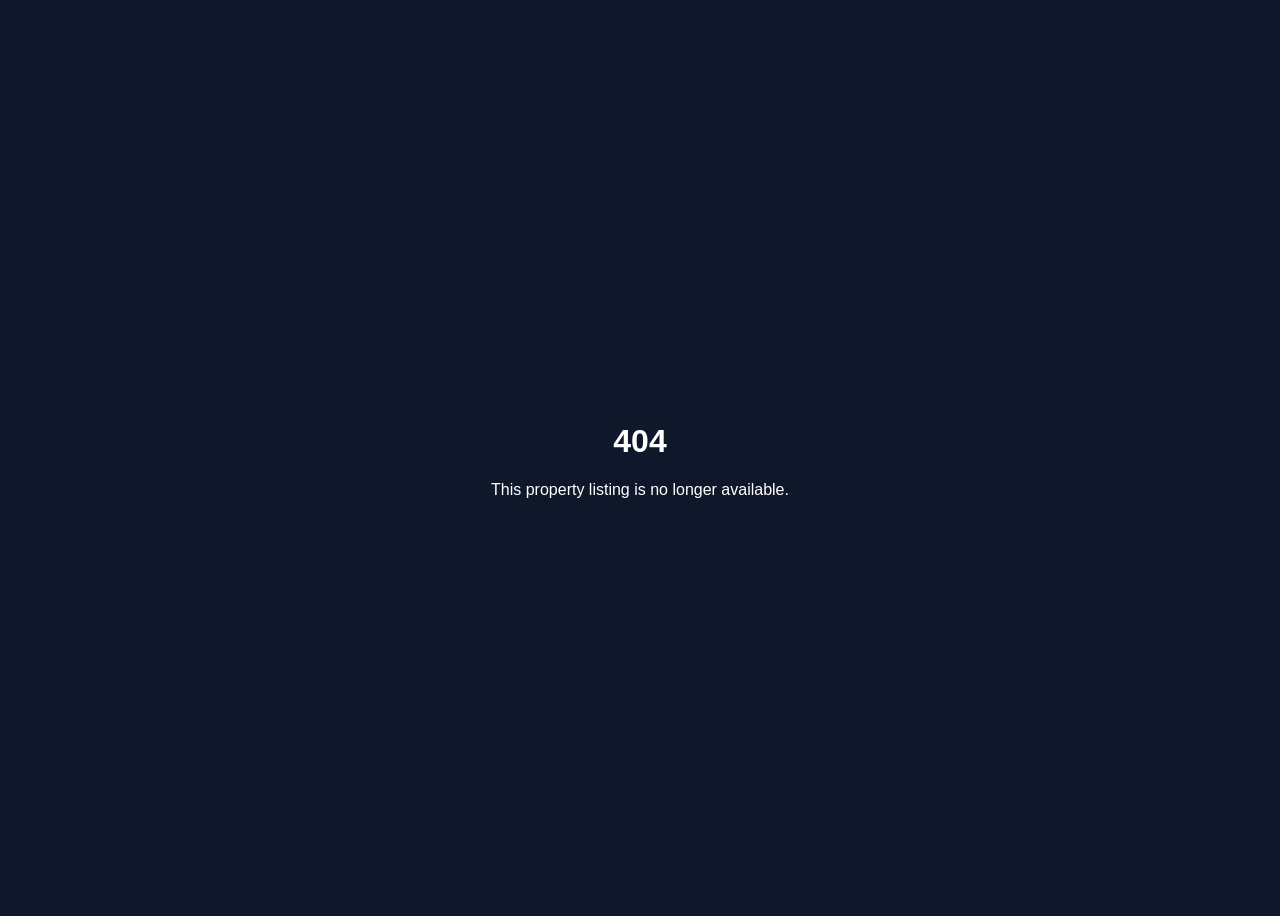
<file: templates/inventory_not_found.html>
<!DOCTYPE html>
<html><head><meta charset="UTF-8"><title>Property Not Found</title>
<style>body{font-family:sans-serif;display:flex;align-items:center;justify-content:center;height:100vh;background:#0f172a;color:#fff;text-align:center;}</style>
</head><body><div><h1>404</h1><p>This property listing is no longer available.</p></div></body></html>
</file>
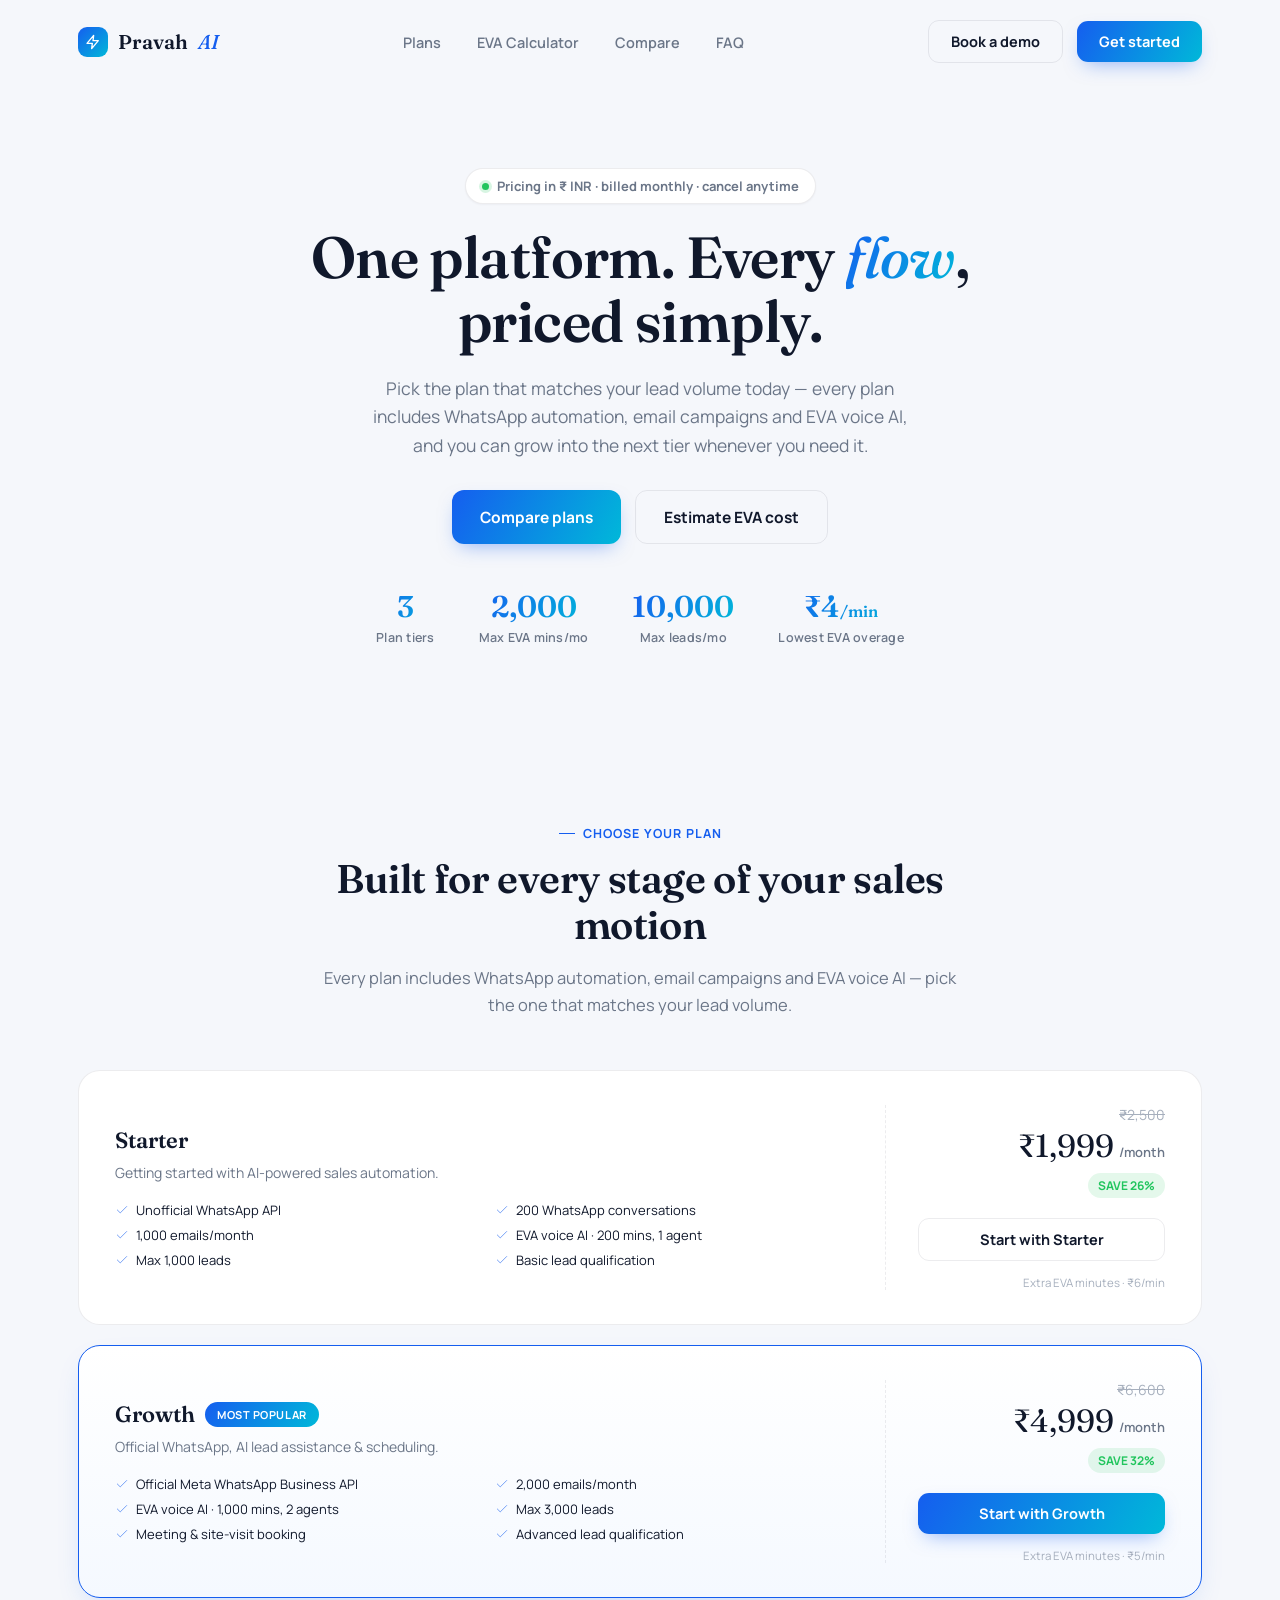
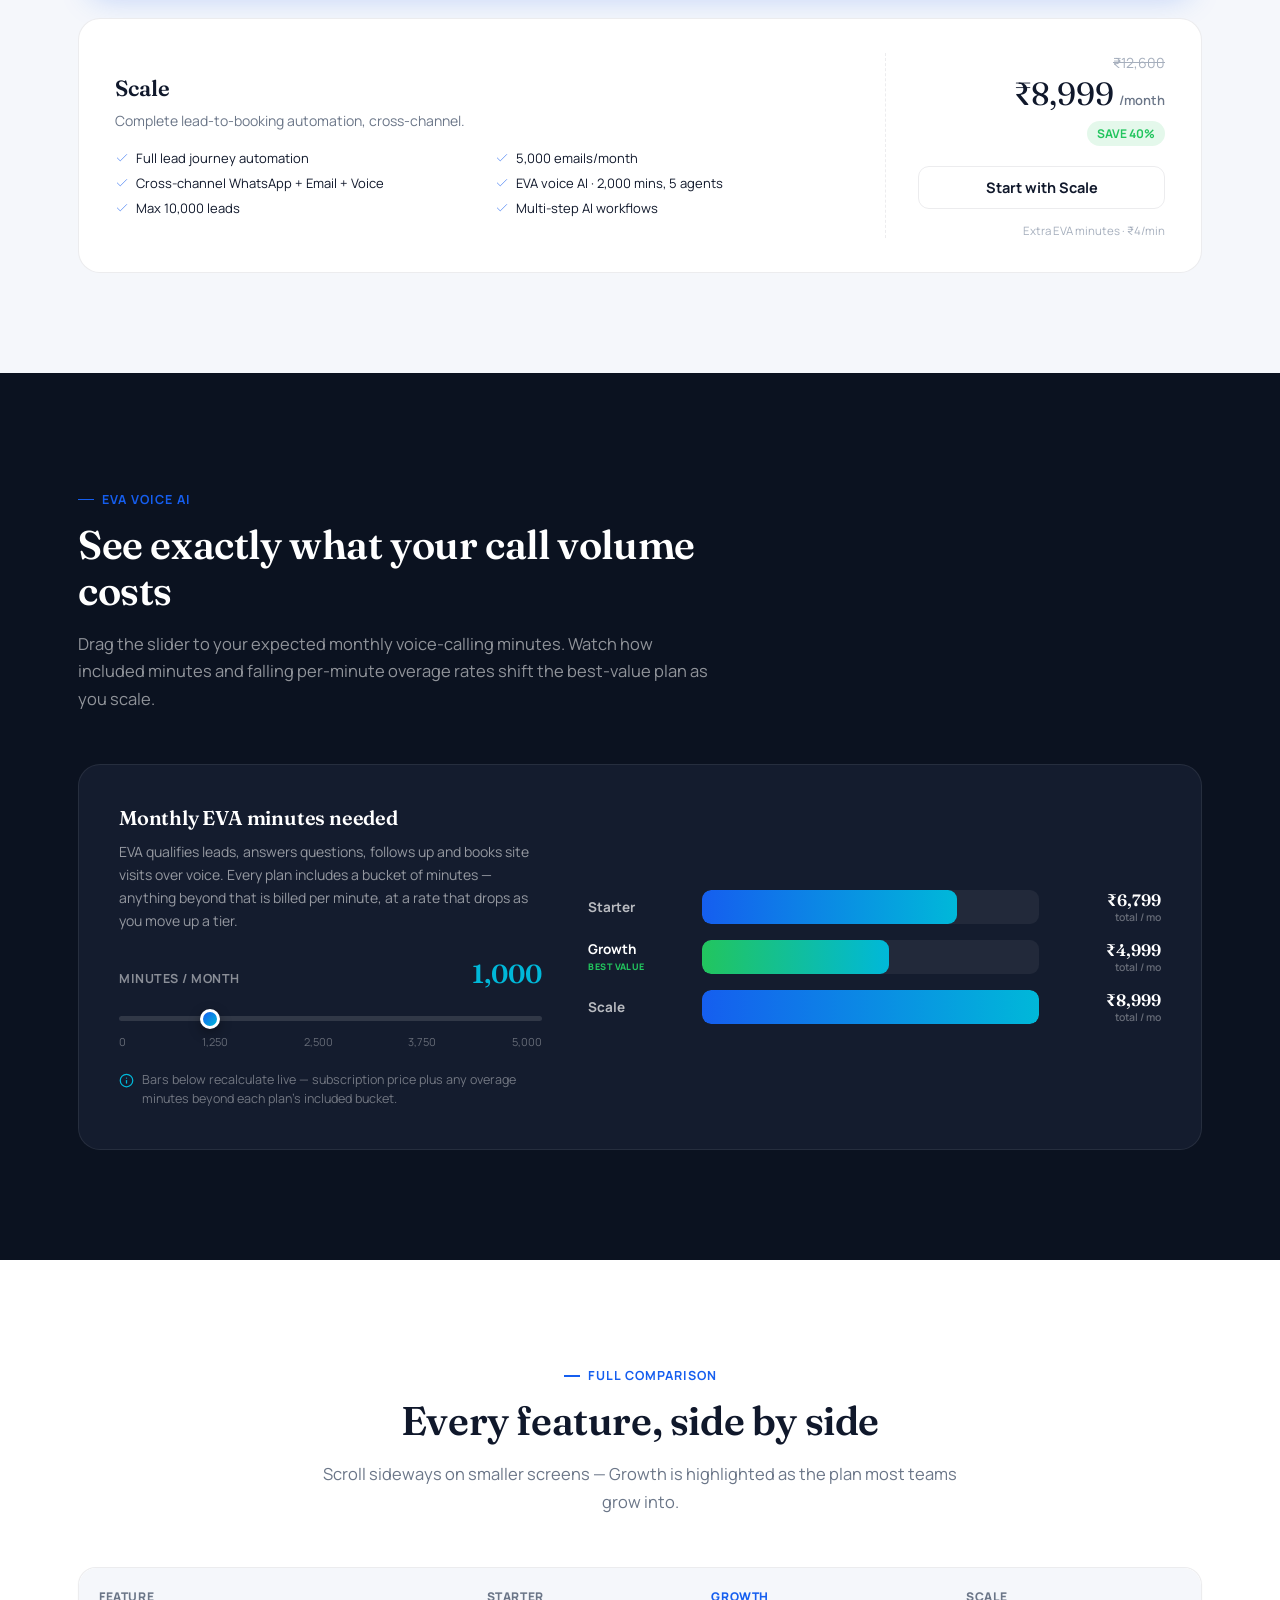
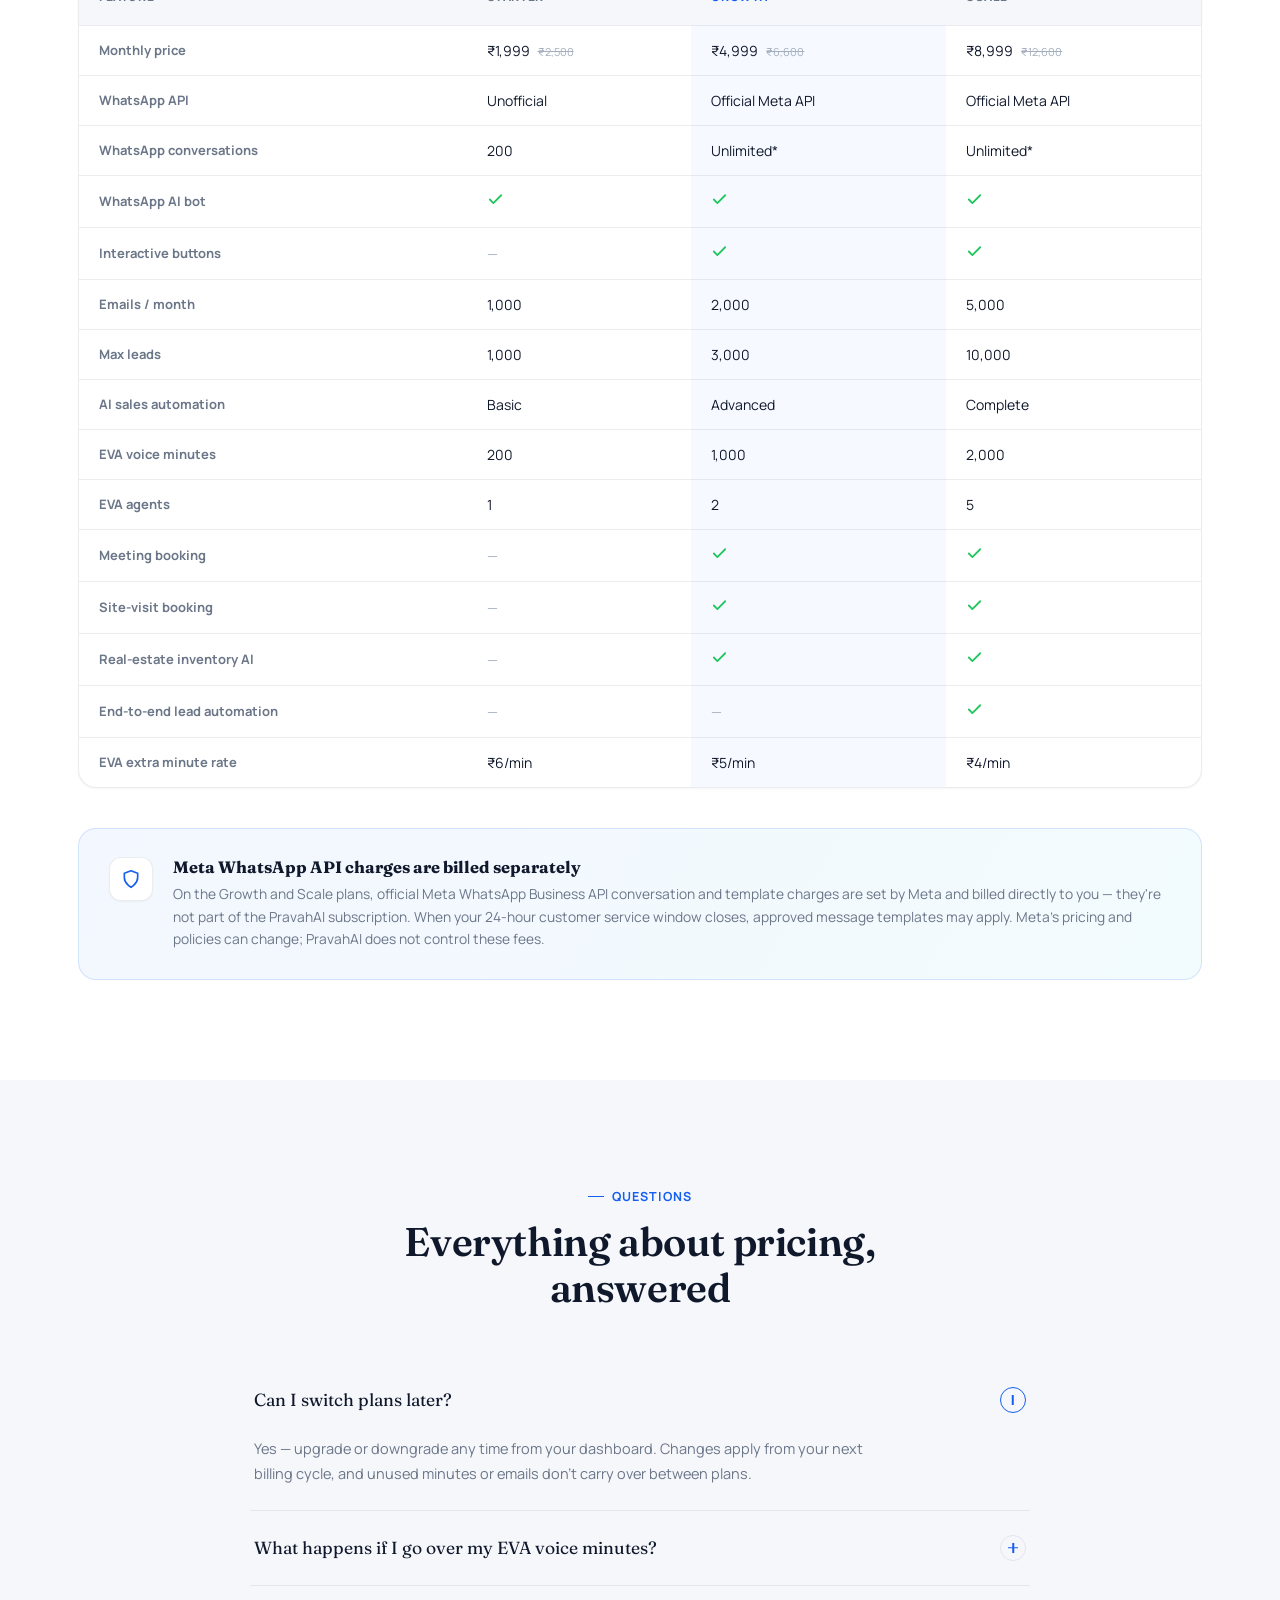
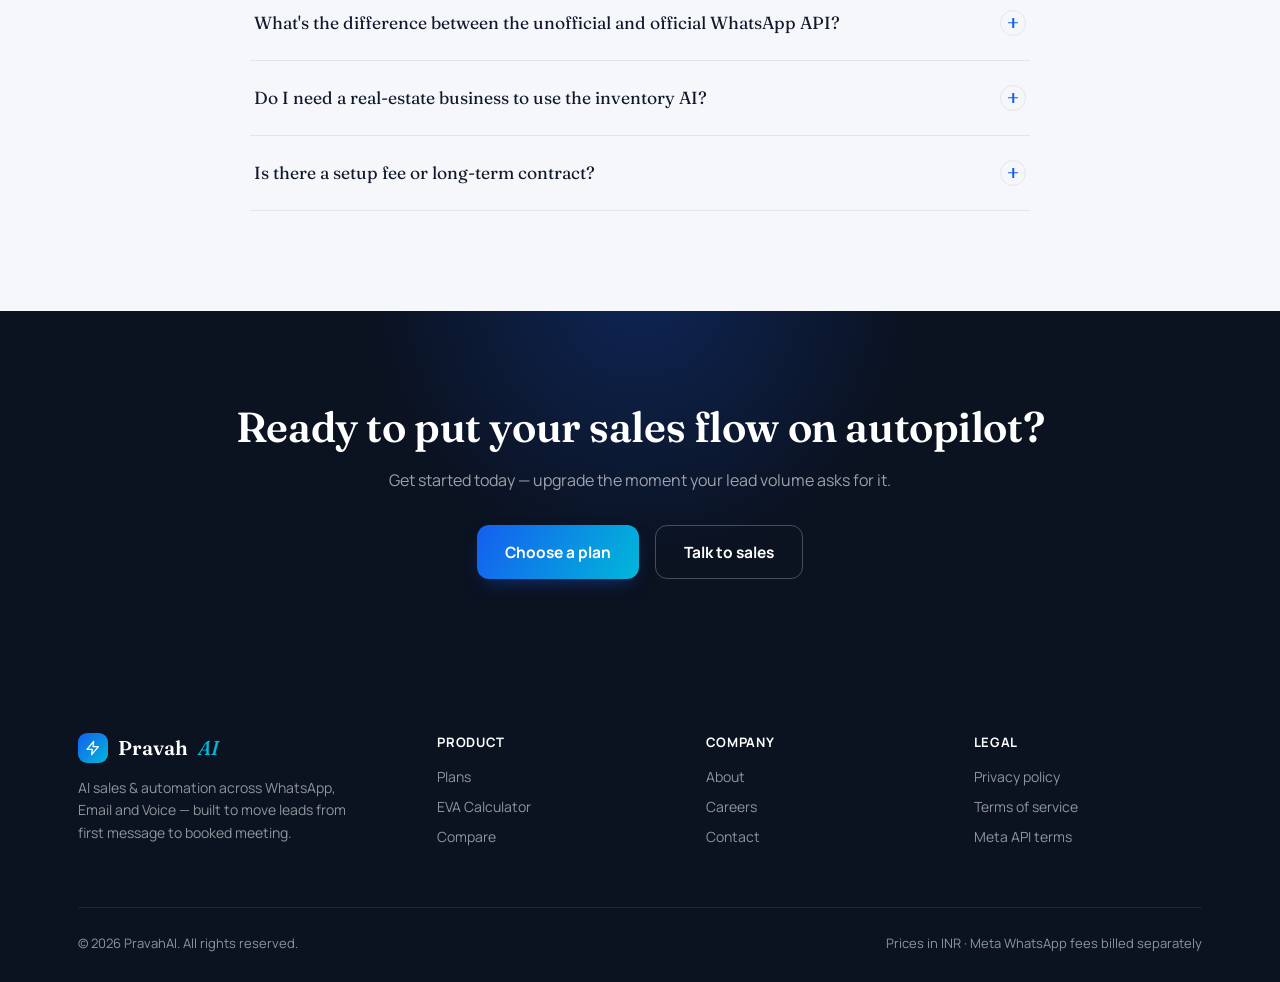
<file: templates/pricing.html>
<!DOCTYPE html>
<html lang="en">
<head>
<meta charset="UTF-8">
<meta name="viewport" content="width=device-width, initial-scale=1.0">
<title>Pricing — PravahAI | AI Sales & Automation Platform</title>
<meta name="description" content="Simple, transparent pricing for PravahAI — automate WhatsApp, Email, Voice and Lead Qualification from one platform.">
<link rel="preconnect" href="https://fonts.googleapis.com">
<link rel="preconnect" href="https://fonts.gstatic.com" crossorigin>
<link href="https://fonts.googleapis.com/css2?family=Fraunces:ital,wght@0,400;0,500;0,600;0,700;1,500&family=Manrope:wght@400;500;600;700;800&display=swap" rel="stylesheet">
<style>
:root{
    --ink:#10182b;
    --muted:#6b7688;
    --faint:#a6afbd;
    --paper:#f5f7fb;
    --card:#ffffff;
    --line:rgba(16,24,43,.08);
    --accent-1:#155eef;
    --accent-2:#00b8d9;
    --accent-3:#22c55e;
    --dark:#0b1220;
    --dark-card:#141c2e;
    --dark-line:rgba(255,255,255,.08);
    --shadow-sm:0 1px 2px rgba(16,24,40,.04);
    --shadow-lg:0 24px 48px -16px rgba(16,24,40,.16);
    --ease:cubic-bezier(.22,1,.36,1);
    --container:1180px;
}
*{box-sizing:border-box; margin:0; padding:0;}
html{scroll-behavior:smooth;}
body{font-family:'Manrope',sans-serif; color:var(--ink); background:var(--paper); -webkit-font-smoothing:antialiased; overflow-x:hidden;}
img{max-width:100%; display:block;}
a{color:inherit;}
.wrap{ max-width:var(--container); margin:0 auto; padding:0 28px; }
h1,h2,h3{ font-family:'Fraunces',serif; font-weight:600; letter-spacing:-.01em; }
section{ position:relative; }
.eyebrow{display:inline-flex; align-items:center; gap:8px; font-size:12.5px; font-weight:700; letter-spacing:.08em; text-transform:uppercase; color:var(--accent-1); margin-bottom:14px;}
.eyebrow::before{ content:""; width:16px; height:1.5px; background:var(--accent-1); }
.loader{position:fixed; inset:0; z-index:999; background:var(--dark); display:flex; flex-direction:column; align-items:center; justify-content:center; gap:26px; transition:opacity .6s var(--ease), visibility .6s var(--ease);}
.loader.hide{ opacity:0; visibility:hidden; pointer-events:none; }
.loader-mark{ display:flex; gap:10px; }
.loader-dot{width:13px; height:13px; border-radius:50%; background:linear-gradient(135deg,var(--accent-1),var(--accent-2)); animation:loader-bounce 1.1s var(--ease) infinite;}
.loader-dot:nth-child(2){ animation-delay:.12s; }
.loader-dot:nth-child(3){ animation-delay:.24s; }
.loader-dot:nth-child(4){ animation-delay:.36s; }
@keyframes loader-bounce{0%,80%,100%{ transform:translateY(0) scale(.85); opacity:.5; } 40%{ transform:translateY(-14px) scale(1); opacity:1; }}
.loader-text{ font-family:'Fraunces',serif; font-style:italic; color:rgba(255,255,255,.65); font-size:14.5px; letter-spacing:.01em; }
.loader-bar{ width:180px; height:2px; background:rgba(255,255,255,.1); border-radius:2px; overflow:hidden; }
.loader-bar span{ display:block; height:100%; width:0%; background:linear-gradient(120deg,var(--accent-1),var(--accent-2)); animation:loader-fill 1.4s var(--ease) forwards; }
@keyframes loader-fill{ to{ width:100%; } }
.reveal{ opacity:0; transform:translateY(28px); transition:opacity .8s var(--ease), transform .8s var(--ease); }
.reveal.visible{ opacity:1; transform:translateY(0); }
.stagger.visible > *{ transition-delay:calc(var(--i,0) * 90ms); }
.nav{position:fixed; top:0; left:0; right:0; z-index:100; padding:20px 0; transition:background .35s var(--ease), box-shadow .35s var(--ease), padding .35s var(--ease), border-color .35s var(--ease); border-bottom:1px solid transparent;}
.nav.scrolled{background:rgba(245,247,251,.82); backdrop-filter:blur(14px); -webkit-backdrop-filter:blur(14px); padding:14px 0; border-bottom:1px solid var(--line); box-shadow:var(--shadow-sm);}
.nav .wrap{ display:flex; align-items:center; justify-content:space-between; }
.brand{ display:flex; align-items:center; gap:10px; font-family:'Fraunces',serif; font-weight:600; font-size:20px; text-decoration:none; color:var(--ink); }
.brand .mark{ width:30px; height:30px; border-radius:9px; background:linear-gradient(135deg,var(--accent-1),var(--accent-2)); display:flex; align-items:center; justify-content:center; }
.brand .mark svg{ width:16px; height:16px; stroke:#fff; }
.brand em{ font-style:italic; font-weight:500; color:var(--accent-1); }
.nav-links{ display:flex; align-items:center; gap:36px; list-style:none; }
.nav-links a{ text-decoration:none; font-size:14.5px; font-weight:600; color:var(--muted); position:relative; padding:4px 0; transition:color .2s; cursor:pointer; }
.nav-links a::after{ content:""; position:absolute; left:0; bottom:0; width:100%; height:1.5px; background:var(--accent-1); transform:scaleX(0); transform-origin:left; transition:transform .25s var(--ease); }
.nav-links a:hover{ color:var(--ink); }
.nav-links a:hover::after{ transform:scaleX(1); }
.nav-cta{ display:flex; align-items:center; gap:14px; }
.btn{display:inline-flex; align-items:center; justify-content:center; gap:8px; font-family:'Manrope',sans-serif; font-weight:700; font-size:14.5px; padding:11px 22px; border-radius:11px; text-decoration:none; cursor:pointer; border:none; transition:transform .18s var(--ease), box-shadow .25s var(--ease), background .25s var(--ease); white-space:nowrap;}
.btn-ghost{ color:var(--ink); background:transparent; border:1.5px solid var(--line); }
.btn-ghost:hover{ border-color:var(--accent-1); color:var(--accent-1); }
.btn-primary{position:relative; overflow:hidden; color:#fff; background:linear-gradient(120deg, var(--accent-1), var(--accent-2)); box-shadow:0 8px 20px -8px rgba(21,94,239,.5);}
.btn-primary::after{content:""; position:absolute; top:0; left:-60%; width:40%; height:100%; background:linear-gradient(120deg, transparent, rgba(255,255,255,.35), transparent); transform:skewX(-20deg); transition:left .55s var(--ease);}
.btn-primary:hover::after{ left:130%; }
.btn-primary:hover{ transform:translateY(-2px); box-shadow:0 14px 28px -8px rgba(21,94,239,.58); }
.btn-primary:active{ transform:translateY(0) scale(.98); }
.btn-lg{ padding:15px 28px; font-size:15.5px; border-radius:12px; }
.btn-block{ width:100%; }
.btn:focus-visible, a:focus-visible, input:focus-visible, .plan-tab:focus-visible, .faq-q:focus-visible{ outline:2px solid var(--accent-1); outline-offset:3px; }
.burger{ display:none; flex-direction:column; gap:5px; background:none; border:none; cursor:pointer; padding:6px; }
.burger span{ width:22px; height:2px; background:var(--ink); border-radius:2px; transition:transform .3s var(--ease), opacity .3s; }
.burger.open span:nth-child(1){ transform:translateY(7px) rotate(45deg); }
.burger.open span:nth-child(2){ opacity:0; }
.burger.open span:nth-child(3){ transform:translateY(-7px) rotate(-45deg); }
.mobile-menu{display:none; position:fixed; inset:0; z-index:99; background:var(--paper); flex-direction:column; align-items:center; justify-content:center; gap:28px; opacity:0; visibility:hidden; transition:opacity .3s var(--ease);}
.mobile-menu.open{ display:flex; opacity:1; visibility:visible; }
.mobile-menu a{ font-family:'Fraunces',serif; font-size:26px; text-decoration:none; color:var(--ink); }
.pricing-hero{ padding:168px 0 70px; overflow:hidden; text-align:center; }
.pricing-hero .wrap{ max-width:760px; }
.pricing-hero h1{ font-size:clamp(36px,5.4vw,58px); line-height:1.1; margin-bottom:20px; }
.pricing-hero h1 .flow-word{ font-style:italic; font-weight:500; background:linear-gradient(120deg,var(--accent-1),var(--accent-2)); -webkit-background-clip:text; background-clip:text; color:transparent; }
.pricing-hero p.lead{ font-size:17.5px; color:var(--muted); line-height:1.65; max-width:560px; margin:0 auto 30px; }
.hero-stats-strip{ display:flex; justify-content:center; gap:44px; flex-wrap:wrap; margin-top:44px; }
.hero-stats-strip div{ text-align:center; }
.hero-stats-strip strong{display:block; font-family:'Fraunces',serif; font-size:30px; font-weight:600; background:linear-gradient(120deg,var(--accent-1),var(--accent-2)); -webkit-background-clip:text; background-clip:text; color:transparent;}
.hero-stats-strip span{ font-size:12.5px; color:var(--muted); font-weight:600; letter-spacing:.02em; }
.inr-pill{display:inline-flex; align-items:center; gap:8px; background:var(--card); border:1px solid var(--line); padding:8px 16px; border-radius:100px; font-size:13px; font-weight:700; color:var(--muted); box-shadow:var(--shadow-sm);}
.inr-pill .dot{ width:7px; height:7px; border-radius:50%; background:var(--accent-3); box-shadow:0 0 0 3px rgba(34,197,94,.18); animation:pulse-dot 1.8s infinite; }
@keyframes pulse-dot{ 0%,100%{ box-shadow:0 0 0 3px rgba(34,197,94,.18);} 50%{ box-shadow:0 0 0 6px rgba(34,197,94,.1);} }
.section{ padding:100px 0; }
.section-head{ max-width:640px; margin-bottom:52px; }
.section-head h2{ font-size:clamp(28px,3.4vw,40px); line-height:1.15; margin-bottom:16px; }
.section-head p{ color:var(--muted); font-size:16.5px; line-height:1.65; }
.section-head.center{ margin-left:auto; margin-right:auto; text-align:center; }

.pricing-list{ display:flex; flex-direction:column; gap:20px; }
.price-row{
  position:relative;
  display:grid;
  grid-template-columns: 1fr 280px;
  gap:32px;
  align-items:center;
  background:var(--card);
  border:1.5px solid var(--line);
  border-radius:22px;
  padding:34px 36px;
  transition:transform .35s var(--ease), box-shadow .35s var(--ease), border-color .35s var(--ease);
}
.price-row:hover{ box-shadow:var(--shadow-lg); border-color:rgba(21,94,239,.22); transform:translateY(-2px); }
.price-row.featured{ border-color:var(--accent-1); background:linear-gradient(180deg,#fff,#f5f9ff); box-shadow:0 12px 32px -14px rgba(21,94,239,.28); }
.price-row-head{ display:flex; align-items:center; gap:10px; margin-bottom:8px; flex-wrap:wrap; }
.plan-name{ font-family:'Fraunces',serif; font-size:22px; font-weight:600; color:var(--ink); }
.plan-tag{ display:inline-flex; align-items:center; font-size:11px; font-weight:700; letter-spacing:.05em; text-transform:uppercase; padding:5px 12px; border-radius:20px; background:linear-gradient(120deg,var(--accent-1),var(--accent-2)); color:#fff; white-space:nowrap; }
.price-row-desc{ color:var(--muted); font-size:14px; line-height:1.6; margin-bottom:16px; }
.price-row-features{ list-style:none; display:grid; grid-template-columns:repeat(2,1fr); gap:7px 22px; }
.price-row-features li{ display:flex; gap:7px; align-items:flex-start; font-size:13px; color:var(--ink); line-height:1.4; }
.price-row-features li svg{ width:14px; height:14px; stroke:var(--accent-1); flex-shrink:0; margin-top:2px; }
.price-row-price{ text-align:right; border-left:1px dashed var(--line); padding-left:32px; }
.price-original{ font-size:14px; color:var(--faint); text-decoration:line-through; margin-bottom:2px; }
.price-current{ font-family:'Fraunces',serif; font-size:32px; color:var(--ink); display:flex; justify-content:flex-end; align-items:baseline; gap:5px; }
.price-current span{ font-family:'Manrope',sans-serif; font-size:13px; color:var(--muted); font-weight:600; }
.price-save-badge{ display:inline-flex; align-items:center; gap:4px; background:rgba(34,197,94,.12); color:var(--accent-3); font-size:12px; font-weight:700; padding:4px 10px; border-radius:20px; margin:8px 0 16px; }
.price-row-price .btn{ width:100%; margin-top:4px; }
.rate-note{ font-size:11.5px; color:var(--faint); margin-top:14px; text-align:right; }

.calc-section{ background:var(--dark); color:#fff; padding:110px 0; overflow:hidden; }
.calc-section .section-head p{ color:rgba(255,255,255,.55); }
.calc-section .section-head h2{ color:#fff; }
.calc-shell{background:var(--dark-card); border:1px solid var(--dark-line); border-radius:22px; padding:40px; display:grid; grid-template-columns:.85fr 1.15fr; gap:46px; align-items:center;}
.calc-left h3{ color:#fff; font-size:20px; margin-bottom:10px; }
.calc-left p{ color:rgba(255,255,255,.55); font-size:14px; line-height:1.65; margin-bottom:26px; }
.calc-slider-wrap{ margin-bottom:10px; }
.calc-slider-label{ display:flex; justify-content:space-between; align-items:baseline; margin-bottom:14px; }
.calc-slider-label span{ font-size:12.5px; color:rgba(255,255,255,.5); font-weight:700; text-transform:uppercase; letter-spacing:.04em; }
.calc-slider-label strong{ font-family:'Fraunces',serif; font-size:26px; color:var(--accent-2); font-weight:600; }
input[type="range"]{-webkit-appearance:none; width:100%; height:5px; border-radius:4px; background:rgba(255,255,255,.12); outline:none; cursor:pointer;}
input[type="range"]::-webkit-slider-thumb{-webkit-appearance:none; width:20px; height:20px; border-radius:50%; background:linear-gradient(135deg,var(--accent-1),var(--accent-2)); border:3px solid #fff; box-shadow:0 4px 12px rgba(0,0,0,.35); cursor:pointer; transition:transform .2s var(--ease);}
input[type="range"]::-webkit-slider-thumb:hover{ transform:scale(1.15); }
input[type="range"]::-moz-range-thumb{ width:20px; height:20px; border-radius:50%; background:linear-gradient(135deg,var(--accent-1),var(--accent-2)); border:3px solid #fff; cursor:pointer; }
.calc-marks{ display:flex; justify-content:space-between; margin-top:8px; font-size:11px; color:rgba(255,255,255,.35); }
.calc-hint{ margin-top:22px; font-size:12.5px; color:rgba(255,255,255,.4); display:flex; gap:8px; align-items:flex-start; line-height:1.5; }
.calc-hint svg{ width:15px; height:15px; stroke:var(--accent-2); flex-shrink:0; margin-top:2px; }
.calc-bars{ display:flex; flex-direction:column; gap:16px; }
.calc-bar-row{ display:grid; grid-template-columns:100px 1fr 108px; align-items:center; gap:14px; }
.calc-bar-name{ font-size:13.5px; font-weight:700; color:rgba(255,255,255,.7); }
.calc-bar-track{ height:34px; border-radius:9px; background:rgba(255,255,255,.06); overflow:hidden; position:relative; }
.calc-bar-fill{ height:100%; border-radius:9px; background:linear-gradient(90deg, var(--accent-1), var(--accent-2)); width:10%; transition:width .5s var(--ease), background .3s var(--ease); }
.calc-bar-row.best .calc-bar-fill{ background:linear-gradient(90deg, #22c55e, #00b8d9); }
.calc-bar-row.best .calc-bar-name{ color:#fff; }
.calc-bar-row.best .calc-bar-name::after{ content:"BEST VALUE"; display:block; font-size:9px; letter-spacing:.05em; color:var(--accent-3); font-weight:800; margin-top:2px; }
.calc-bar-total{ font-family:'Fraunces',serif; font-size:16.5px; text-align:right; color:#fff; font-weight:600; }
.calc-bar-total small{ display:block; font-family:'Manrope',sans-serif; font-size:10.5px; color:rgba(255,255,255,.35); font-weight:600; }
.compare-section{ background:var(--card); }
.table-wrap{ overflow-x:auto; border:1px solid var(--line); border-radius:18px; box-shadow:var(--shadow-sm); background:#fff; }
table.compare{ width:100%; border-collapse:collapse; min-width:680px; }
table.compare thead th{text-align:left; padding:20px 20px; font-size:12px; font-weight:800; letter-spacing:.05em; text-transform:uppercase; color:var(--muted); border-bottom:1.5px solid var(--line); background:var(--paper); position:sticky; top:0;}
table.compare thead th:first-child{ border-top-left-radius:18px; }
table.compare thead th:last-child{ border-top-right-radius:18px; }
table.compare thead th.hl{ color:var(--accent-1); }
table.compare tbody td{ padding:15px 20px; font-size:14px; border-bottom:1px solid var(--line); color:var(--ink); }
table.compare tbody td:first-child{ color:var(--muted); font-weight:700; font-size:13px; }
table.compare tbody tr:last-child td{ border-bottom:none; }
table.compare tbody tr{ transition:background .2s var(--ease); }
table.compare tbody tr:hover{ background:var(--paper); }
table.compare td.hl{ background:rgba(21,94,239,.035); }
table.compare svg.yes{ width:17px; height:17px; stroke:var(--accent-3); }
table.compare .no{ color:var(--faint); }
table.compare .strike{ text-decoration:line-through; color:var(--faint); font-size:11px; margin-left:5px; }
.meta-callout{display:flex; gap:20px; align-items:flex-start; background:linear-gradient(120deg, rgba(21,94,239,.05), rgba(0,184,217,.05)); border:1px solid rgba(21,94,239,.15); border-radius:18px; padding:28px 30px; margin-top:40px;}
.meta-callout .icon{ width:44px; height:44px; border-radius:12px; background:#fff; border:1px solid var(--line); display:flex; align-items:center; justify-content:center; flex-shrink:0; box-shadow:var(--shadow-sm); }
.meta-callout .icon svg{ width:20px; height:20px; stroke:var(--accent-1); }
.meta-callout h4{ font-family:'Fraunces',serif; font-size:16.5px; margin-bottom:6px; }
.meta-callout p{ font-size:13.8px; color:var(--muted); line-height:1.65; }
.faq-list{ max-width:780px; margin:0 auto; }
.faq-item{ border-bottom:1px solid var(--line); }
.faq-q{width:100%; display:flex; justify-content:space-between; align-items:center; gap:20px; background:none; border:none; padding:24px 4px; text-align:left; cursor:pointer; font-family:'Fraunces',serif; font-size:17.5px; color:var(--ink);}
.faq-q .plus{ width:26px; height:26px; border-radius:50%; border:1.5px solid var(--line); flex-shrink:0; position:relative; transition:transform .35s var(--ease), border-color .3s; }
.faq-q .plus::before, .faq-q .plus::after{ content:""; position:absolute; background:var(--accent-1); top:50%; left:50%; transform:translate(-50%,-50%); transition:transform .3s var(--ease); }
.faq-q .plus::before{ width:10px; height:1.5px; }
.faq-q .plus::after{ width:1.5px; height:10px; }
.faq-item.open .plus{ transform:rotate(90deg); border-color:var(--accent-1); }
.faq-item.open .plus::after{ transform:translate(-50%,-50%) scaleY(0); }
.faq-a{ max-height:0; overflow:hidden; transition:max-height .4s var(--ease); }
.faq-a p{ padding:0 4px 24px; color:var(--muted); font-size:14.5px; line-height:1.7; max-width:640px; }
.cta-banner{ background:var(--dark); color:#fff; padding:90px 0; text-align:center; position:relative; overflow:hidden; }
.cta-banner::before{content:""; position:absolute; width:600px; height:600px; border-radius:50%; top:-320px; left:50%; transform:translateX(-50%); background:radial-gradient(circle, rgba(21,94,239,.25), transparent 65%); pointer-events:none;}
.cta-banner h2{ color:#fff; font-size:clamp(28px,4vw,42px); margin-bottom:16px; }
.cta-banner p{ color:rgba(255,255,255,.6); margin-bottom:34px; font-size:16px; }
.cta-actions{ display:flex; justify-content:center; gap:16px; flex-wrap:wrap; position:relative; z-index:1; }
footer{ background:var(--dark); color:rgba(255,255,255,.55); padding:64px 0 30px; }
.footer-grid{ display:grid; grid-template-columns:1.4fr 1fr 1fr 1fr; gap:40px; margin-bottom:50px; }
.footer-grid .brand{ color:#fff; margin-bottom:14px; }
.footer-grid p{ font-size:14px; line-height:1.6; max-width:280px; }
.footer-col h4{ color:#fff; font-size:13px; text-transform:uppercase; letter-spacing:.05em; margin-bottom:16px; }
.footer-col a{ display:block; text-decoration:none; font-size:14px; color:rgba(255,255,255,.55); margin-bottom:11px; transition:color .2s; }
.footer-col a:hover{ color:#fff; }
.footer-bottom{ border-top:1px solid var(--dark-line); padding-top:26px; display:flex; justify-content:space-between; flex-wrap:wrap; gap:14px; font-size:13px; }
@media (max-width:1180px){ .calc-shell{ grid-template-columns:1fr; } }
@media (max-width:900px){
  .price-row{ grid-template-columns:1fr; padding:26px; }
  .price-row-price{ border-left:none; padding-left:0; text-align:left; border-top:1px dashed var(--line); padding-top:20px; margin-top:10px; }
  .price-current{ justify-content:flex-start; }
  .price-row-features{ grid-template-columns:1fr; }
  .rate-note{ text-align:left; }
}
@media (max-width:680px){.nav-links{ display:none; } .burger{ display:flex; } .nav-cta .btn-ghost{ display:none; } .hero-stats-strip{ gap:28px; } .calc-bar-row{ grid-template-columns:74px 1fr 84px; gap:10px; } .calc-shell{ padding:26px 20px; } .footer-grid{ grid-template-columns:1fr; } .section{ padding:70px 0; } .meta-callout{ flex-direction:column; }}
@media (max-width:980px){.footer-grid{ grid-template-columns:1fr 1fr; }}
@media (prefers-reduced-motion: reduce){*{ animation-duration:.01ms !important; animation-iteration-count:1 !important; transition-duration:.01ms !important; }}
</style>
</head>
<body>

<div class="loader" id="loader">
    <div class="loader-mark">
        <div class="loader-dot"></div>
        <div class="loader-dot"></div>
        <div class="loader-dot"></div>
        <div class="loader-dot"></div>
    </div>
    <div class="loader-text">Preparing your pricing, flow by flow…</div>
    <div class="loader-bar"><span></span></div>
</div>

<nav class="nav" id="nav">
    <div class="wrap">
        <a href="#" class="brand">
            <span class="mark"><svg viewBox="0 0 24 24" fill="none" stroke-width="2" stroke-linecap="round" stroke-linejoin="round"><path d="M13 2 3 14h8l-1 8 10-12h-8l1-8z"/></svg></span>
            Pravah<em>AI</em>
        </a>
        <ul class="nav-links">
            <li><a data-scroll="#plans">Plans</a></li>
            <li><a data-scroll="#calculator">EVA Calculator</a></li>
            <li><a data-scroll="#compare">Compare</a></li>
            <li><a data-scroll="#faq">FAQ</a></li>
        </ul>
        <div class="nav-cta">
            <a href="#" class="btn btn-ghost">Book a demo</a>
            <a href="#plans" class="btn btn-primary" data-scroll="#plans">Get started</a>
        </div>
        <button class="burger" id="burger" aria-label="Menu"><span></span><span></span><span></span></button>
    </div>
</nav>

<div class="mobile-menu" id="mobileMenu">
    <a data-scroll="#plans">Plans</a>
    <a data-scroll="#calculator">EVA Calculator</a>
    <a data-scroll="#compare">Compare</a>
    <a data-scroll="#faq">FAQ</a>
    <a href="#" class="btn btn-primary btn-lg" style="margin-top:12px;">Book a demo</a>
</div>

<header class="pricing-hero">
    <div class="wrap">
        <div class="reveal visible" style="display:flex; justify-content:center; margin-bottom:22px;">
            <span class="inr-pill"><span class="dot"></span> Pricing in ₹ INR · billed monthly · cancel anytime</span>
        </div>
        <h1 class="reveal visible">One platform. Every <span class="flow-word">flow</span>, priced simply.</h1>
        <p class="lead reveal visible">Pick the plan that matches your lead volume today — every plan includes WhatsApp automation, email campaigns and EVA voice AI, and you can grow into the next tier whenever you need it.</p>
        <div class="hero-cta reveal visible" style="display:flex; gap:14px; justify-content:center; flex-wrap:wrap;">
            <a href="#plans" class="btn btn-primary btn-lg" data-scroll="#plans">Compare plans</a>
            <a href="#calculator" class="btn btn-ghost btn-lg" data-scroll="#calculator">Estimate EVA cost</a>
        </div>
        <div class="hero-stats-strip">
            <div><strong class="counter" data-target="3">0</strong><span>Plan tiers</span></div>
            <div><strong class="counter" data-target="2000">0</strong><span>Max EVA mins/mo</span></div>
            <div><strong class="counter" data-target="10000">0</strong><span>Max leads/mo</span></div>
            <div><strong>₹4<small style="font-size:16px;">/min</small></strong><span>Lowest EVA overage</span></div>
        </div>
    </div>
</header>

<section class="section" id="plans">
    <div class="wrap">
        <div class="section-head center reveal">
            <div class="eyebrow" style="justify-content:center;">Choose your plan</div>
            <h2>Built for every stage of your sales motion</h2>
            <p>Every plan includes WhatsApp automation, email campaigns and EVA voice AI — pick the one that matches your lead volume.</p>
        </div>

        <div class="pricing-list stagger reveal" id="pricingGrid">

            <div class="price-row" data-plan="starter" style="--i:0">
                <div class="price-row-main">
                    <div class="price-row-head">
                        <span class="plan-name">Starter</span>
                    </div>
                    <p class="price-row-desc">Getting started with AI-powered sales automation.</p>
                    <ul class="price-row-features">
                        <li><svg viewBox="0 0 24 24" fill="none" stroke-linecap="round" stroke-linejoin="round"><polyline points="20 6 9 17 4 12"/></svg>Unofficial WhatsApp API</li>
                        <li><svg viewBox="0 0 24 24" fill="none" stroke-linecap="round" stroke-linejoin="round"><polyline points="20 6 9 17 4 12"/></svg>200 WhatsApp conversations</li>
                        <li><svg viewBox="0 0 24 24" fill="none" stroke-linecap="round" stroke-linejoin="round"><polyline points="20 6 9 17 4 12"/></svg>1,000 emails/month</li>
                        <li><svg viewBox="0 0 24 24" fill="none" stroke-linecap="round" stroke-linejoin="round"><polyline points="20 6 9 17 4 12"/></svg>EVA voice AI · 200 mins, 1 agent</li>
                        <li><svg viewBox="0 0 24 24" fill="none" stroke-linecap="round" stroke-linejoin="round"><polyline points="20 6 9 17 4 12"/></svg>Max 1,000 leads</li>
                        <li><svg viewBox="0 0 24 24" fill="none" stroke-linecap="round" stroke-linejoin="round"><polyline points="20 6 9 17 4 12"/></svg>Basic lead qualification</li>
                    </ul>
                </div>
                <div class="price-row-price">
                    <div class="price-original">₹2,500</div>
                    <div class="price-current">₹1,999<span>/month</span></div>
                    <div class="price-save-badge">SAVE 26%</div>
                    <a href="#" class="btn btn-ghost btn-block">Start with Starter</a>
                    <div class="rate-note">Extra EVA minutes · ₹6/min</div>
                </div>
            </div>

            <div class="price-row featured" data-plan="growth" style="--i:1">
                <div class="price-row-main">
                    <div class="price-row-head">
                        <span class="plan-name">Growth</span>
                        <span class="plan-tag">Most popular</span>
                    </div>
                    <p class="price-row-desc">Official WhatsApp, AI lead assistance & scheduling.</p>
                    <ul class="price-row-features">
                        <li><svg viewBox="0 0 24 24" fill="none" stroke-linecap="round" stroke-linejoin="round"><polyline points="20 6 9 17 4 12"/></svg>Official Meta WhatsApp Business API</li>
                        <li><svg viewBox="0 0 24 24" fill="none" stroke-linecap="round" stroke-linejoin="round"><polyline points="20 6 9 17 4 12"/></svg>2,000 emails/month</li>
                        <li><svg viewBox="0 0 24 24" fill="none" stroke-linecap="round" stroke-linejoin="round"><polyline points="20 6 9 17 4 12"/></svg>EVA voice AI · 1,000 mins, 2 agents</li>
                        <li><svg viewBox="0 0 24 24" fill="none" stroke-linecap="round" stroke-linejoin="round"><polyline points="20 6 9 17 4 12"/></svg>Max 3,000 leads</li>
                        <li><svg viewBox="0 0 24 24" fill="none" stroke-linecap="round" stroke-linejoin="round"><polyline points="20 6 9 17 4 12"/></svg>Meeting & site-visit booking</li>
                        <li><svg viewBox="0 0 24 24" fill="none" stroke-linecap="round" stroke-linejoin="round"><polyline points="20 6 9 17 4 12"/></svg>Advanced lead qualification</li>
                    </ul>
                </div>
                <div class="price-row-price">
                    <div class="price-original">₹6,600</div>
                    <div class="price-current">₹4,999<span>/month</span></div>
                    <div class="price-save-badge">SAVE 32%</div>
                    <a href="#" class="btn btn-primary btn-block">Start with Growth</a>
                    <div class="rate-note">Extra EVA minutes · ₹5/min</div>
                </div>
            </div>

            <div class="price-row" data-plan="scale" style="--i:2">
                <div class="price-row-main">
                    <div class="price-row-head">
                        <span class="plan-name">Scale</span>
                    </div>
                    <p class="price-row-desc">Complete lead-to-booking automation, cross-channel.</p>
                    <ul class="price-row-features">
                        <li><svg viewBox="0 0 24 24" fill="none" stroke-linecap="round" stroke-linejoin="round"><polyline points="20 6 9 17 4 12"/></svg>Full lead journey automation</li>
                        <li><svg viewBox="0 0 24 24" fill="none" stroke-linecap="round" stroke-linejoin="round"><polyline points="20 6 9 17 4 12"/></svg>5,000 emails/month</li>
                        <li><svg viewBox="0 0 24 24" fill="none" stroke-linecap="round" stroke-linejoin="round"><polyline points="20 6 9 17 4 12"/></svg>Cross-channel WhatsApp + Email + Voice</li>
                        <li><svg viewBox="0 0 24 24" fill="none" stroke-linecap="round" stroke-linejoin="round"><polyline points="20 6 9 17 4 12"/></svg>EVA voice AI · 2,000 mins, 5 agents</li>
                        <li><svg viewBox="0 0 24 24" fill="none" stroke-linecap="round" stroke-linejoin="round"><polyline points="20 6 9 17 4 12"/></svg>Max 10,000 leads</li>
                        <li><svg viewBox="0 0 24 24" fill="none" stroke-linecap="round" stroke-linejoin="round"><polyline points="20 6 9 17 4 12"/></svg>Multi-step AI workflows</li>
                    </ul>
                </div>
                <div class="price-row-price">
                    <div class="price-original">₹12,600</div>
                    <div class="price-current">₹8,999<span>/month</span></div>
                    <div class="price-save-badge">SAVE 40%</div>
                    <a href="#" class="btn btn-ghost btn-block">Start with Scale</a>
                    <div class="rate-note">Extra EVA minutes · ₹4/min</div>
                </div>
            </div>

            <!--
            <div class="price-row" data-plan="custom" style="--i:3">
                <div class="price-row-main">
                    <div class="price-row-head">
                        <span class="plan-name">Custom</span>
                    </div>
                    <p class="price-row-desc">Custom-built around your integrations & workflows.</p>
                    <ul class="price-row-features">
                        <li><svg viewBox="0 0 24 24" fill="none" stroke-linecap="round" stroke-linejoin="round"><polyline points="20 6 9 17 4 12"/></svg>Everything in Scale, extended</li>
                        <li><svg viewBox="0 0 24 24" fill="none" stroke-linecap="round" stroke-linejoin="round"><polyline points="20 6 9 17 4 12"/></svg>5,000+ EVA mins, custom agents</li>
                        <li><svg viewBox="0 0 24 24" fill="none" stroke-linecap="round" stroke-linejoin="round"><polyline points="20 6 9 17 4 12"/></svg>Custom CRM / ERP / API integrations</li>
                        <li><svg viewBox="0 0 24 24" fill="none" stroke-linecap="round" stroke-linejoin="round"><polyline points="20 6 9 17 4 12"/></svg>Dedicated implementation support</li>
                        <li><svg viewBox="0 0 24 24" fill="none" stroke-linecap="round" stroke-linejoin="round"><polyline points="20 6 9 17 4 12"/></svg>Priority support</li>
                    </ul>
                </div>
                <div class="price-row-price">
                    <div class="price-current">₹15,000<span>+/month</span></div>
                    <a href="#" class="btn btn-primary btn-block">Talk to sales</a>
                    <div class="rate-note">Extra EVA minutes · ₹3/min</div>
                </div>
            </div>
            -->

        </div>
    </div>
</section>

<section class="calc-section" id="calculator">
    <div class="wrap">
        <div class="section-head reveal">
            <div class="eyebrow">EVA voice AI</div>
            <h2>See exactly what your call volume costs</h2>
            <p>Drag the slider to your expected monthly voice-calling minutes. Watch how included minutes and falling per-minute overage rates shift the best-value plan as you scale.</p>
        </div>

        <div class="calc-shell reveal">
            <div class="calc-left">
                <h3>Monthly EVA minutes needed</h3>
                <p>EVA qualifies leads, answers questions, follows up and books site visits over voice. Every plan includes a bucket of minutes — anything beyond that is billed per minute, at a rate that drops as you move up a tier.</p>
                <div class="calc-slider-wrap">
                    <div class="calc-slider-label">
                        <span>Minutes / month</span>
                        <strong id="calcValue">1,000</strong>
                    </div>
                    <input type="range" id="calcSlider" min="0" max="5000" step="50" value="1000">
                    <div class="calc-marks"><span>0</span><span>1,250</span><span>2,500</span><span>3,750</span><span>5,000</span></div>
                </div>
                <div class="calc-hint">
                    <svg viewBox="0 0 24 24" fill="none" stroke-width="2" stroke-linecap="round" stroke-linejoin="round"><circle cx="12" cy="12" r="10"/><line x1="12" y1="16" x2="12" y2="12"/><line x1="12" y1="8" x2="12.01" y2="8"/></svg>
                    Bars below recalculate live — subscription price plus any overage minutes beyond each plan's included bucket.
                </div>
            </div>
            <div class="calc-bars" id="calcBars">
                <div class="calc-bar-row" data-plan="Starter" data-base="1999" data-included="200" data-rate="6">
                    <div class="calc-bar-name">Starter</div>
                    <div class="calc-bar-track"><div class="calc-bar-fill"></div></div>
                    <div class="calc-bar-total">₹0<small>total / mo</small></div>
                </div>
                <div class="calc-bar-row" data-plan="Growth" data-base="4999" data-included="1000" data-rate="5">
                    <div class="calc-bar-name">Growth</div>
                    <div class="calc-bar-track"><div class="calc-bar-fill"></div></div>
                    <div class="calc-bar-total">₹0<small>total / mo</small></div>
                </div>
                <div class="calc-bar-row" data-plan="Scale" data-base="8999" data-included="2000" data-rate="4">
                    <div class="calc-bar-name">Scale</div>
                    <div class="calc-bar-track"><div class="calc-bar-fill"></div></div>
                    <div class="calc-bar-total">₹0<small>total / mo</small></div>
                </div>
            </div>
        </div>
    </div>
</section>

<section class="section compare-section" id="compare">
    <div class="wrap">
        <div class="section-head center reveal">
            <div class="eyebrow" style="justify-content:center;">Full comparison</div>
            <h2>Every feature, side by side</h2>
            <p>Scroll sideways on smaller screens — Growth is highlighted as the plan most teams grow into.</p>
        </div>

        <div class="table-wrap reveal">
            <table class="compare">
                <thead>
                    <tr>
                        <th>Feature</th>
                        <th>Starter</th>
                        <th class="hl">Growth</th>
                        <th>Scale</th>
                    </tr>
                </thead>
                <tbody id="compareBody">
                    <tr><td>Monthly price</td><td>₹1,999 <span class="strike">₹2,500</span></td><td class="hl">₹4,999 <span class="strike">₹6,600</span></td><td>₹8,999 <span class="strike">₹12,600</span></td></tr>
                    <tr><td>WhatsApp API</td><td>Unofficial</td><td class="hl">Official Meta API</td><td>Official Meta API</td></tr>
                    <tr><td>WhatsApp conversations</td><td>200</td><td class="hl">Unlimited*</td><td>Unlimited*</td></tr>
                    <tr><td>WhatsApp AI bot</td><td><svg class="yes" viewBox="0 0 24 24" fill="none" stroke-width="2.5" stroke-linecap="round" stroke-linejoin="round"><polyline points="20 6 9 17 4 12"/></svg></td><td class="hl"><svg class="yes" viewBox="0 0 24 24" fill="none" stroke-width="2.5" stroke-linecap="round" stroke-linejoin="round"><polyline points="20 6 9 17 4 12"/></svg></td><td><svg class="yes" viewBox="0 0 24 24" fill="none" stroke-width="2.5" stroke-linecap="round" stroke-linejoin="round"><polyline points="20 6 9 17 4 12"/></svg></td></tr>
                    <tr><td>Interactive buttons</td><td class="no">—</td><td class="hl"><svg class="yes" viewBox="0 0 24 24" fill="none" stroke-width="2.5" stroke-linecap="round" stroke-linejoin="round"><polyline points="20 6 9 17 4 12"/></svg></td><td><svg class="yes" viewBox="0 0 24 24" fill="none" stroke-width="2.5" stroke-linecap="round" stroke-linejoin="round"><polyline points="20 6 9 17 4 12"/></svg></td></tr>
                    <tr><td>Emails / month</td><td>1,000</td><td class="hl">2,000</td><td>5,000</td></tr>
                    <tr><td>Max leads</td><td>1,000</td><td class="hl">3,000</td><td>10,000</td></tr>
                    <tr><td>AI sales automation</td><td>Basic</td><td class="hl">Advanced</td><td>Complete</td></tr>
                    <tr><td>EVA voice minutes</td><td>200</td><td class="hl">1,000</td><td>2,000</td></tr>
                    <tr><td>EVA agents</td><td>1</td><td class="hl">2</td><td>5</td></tr>
                    <tr><td>Meeting booking</td><td class="no">—</td><td class="hl"><svg class="yes" viewBox="0 0 24 24" fill="none" stroke-width="2.5" stroke-linecap="round" stroke-linejoin="round"><polyline points="20 6 9 17 4 12"/></svg></td><td><svg class="yes" viewBox="0 0 24 24" fill="none" stroke-width="2.5" stroke-linecap="round" stroke-linejoin="round"><polyline points="20 6 9 17 4 12"/></svg></td></tr>
                    <tr><td>Site-visit booking</td><td class="no">—</td><td class="hl"><svg class="yes" viewBox="0 0 24 24" fill="none" stroke-width="2.5" stroke-linecap="round" stroke-linejoin="round"><polyline points="20 6 9 17 4 12"/></svg></td><td><svg class="yes" viewBox="0 0 24 24" fill="none" stroke-width="2.5" stroke-linecap="round" stroke-linejoin="round"><polyline points="20 6 9 17 4 12"/></svg></td></tr>
                    <tr><td>Real-estate inventory AI</td><td class="no">—</td><td class="hl"><svg class="yes" viewBox="0 0 24 24" fill="none" stroke-width="2.5" stroke-linecap="round" stroke-linejoin="round"><polyline points="20 6 9 17 4 12"/></svg></td><td><svg class="yes" viewBox="0 0 24 24" fill="none" stroke-width="2.5" stroke-linecap="round" stroke-linejoin="round"><polyline points="20 6 9 17 4 12"/></svg></td></tr>
                    <tr><td>End-to-end lead automation</td><td class="no">—</td><td class="hl no">—</td><td><svg class="yes" viewBox="0 0 24 24" fill="none" stroke-width="2.5" stroke-linecap="round" stroke-linejoin="round"><polyline points="20 6 9 17 4 12"/></svg></td></tr>
                    <tr><td>EVA extra minute rate</td><td>₹6/min</td><td class="hl">₹5/min</td><td>₹4/min</td></tr>
                </tbody>
            </table>
        </div>

        <div class="meta-callout reveal">
            <div class="icon"><svg viewBox="0 0 24 24" fill="none" stroke-width="2" stroke-linecap="round" stroke-linejoin="round"><path d="M12 22s8-4.5 8-11.8V5l-8-3-8 3v5.2C4 17.5 12 22 12 22z"/></svg></div>
            <div>
                <h4>Meta WhatsApp API charges are billed separately</h4>
                <p>On the Growth and Scale plans, official Meta WhatsApp Business API conversation and template charges are set by Meta and billed directly to you — they're not part of the PravahAI subscription. When your 24-hour customer service window closes, approved message templates may apply. Meta's pricing and policies can change; PravahAI does not control these fees.</p>
            </div>
        </div>
    </div>
</section>

<section class="section" id="faq">
    <div class="wrap">
        <div class="section-head center reveal">
            <div class="eyebrow" style="justify-content:center;">Questions</div>
            <h2>Everything about pricing, answered</h2>
        </div>
        <div class="faq-list reveal">
            <div class="faq-item open">
                <button class="faq-q"><span>Can I switch plans later?</span><span class="plus"></span></button>
                <div class="faq-a"><p>Yes — upgrade or downgrade any time from your dashboard. Changes apply from your next billing cycle, and unused minutes or emails don't carry over between plans.</p></div>
            </div>
            <div class="faq-item">
                <button class="faq-q"><span>What happens if I go over my EVA voice minutes?</span><span class="plus"></span></button>
                <div class="faq-a"><p>Calls simply continue — you're billed for extra minutes at your plan's overage rate (₹6 on Starter down to ₹4 on Scale), shown on your monthly invoice. No calls are cut off mid-conversation.</p></div>
            </div>
            <div class="faq-item">
                <button class="faq-q"><span>What's the difference between the unofficial and official WhatsApp API?</span><span class="plus"></span></button>
                <div class="faq-a"><p>Starter uses an unofficial WhatsApp API. Growth and Scale use the official Meta WhatsApp Business API, which unlocks interactive buttons, higher reliability and template messaging — but Meta's own messaging fees apply separately.</p></div>
            </div>
            <div class="faq-item">
                <button class="faq-q"><span>Do I need a real-estate business to use the inventory AI?</span><span class="plus"></span></button>
                <div class="faq-a"><p>No — it's built for real estate, but Growth and Scale's AI qualification, scheduling and follow-up workflows work well for any business with a structured product or service catalog.</p></div>
            </div>
            <div class="faq-item">
                <button class="faq-q"><span>Is there a setup fee or long-term contract?</span><span class="plus"></span></button>
                <div class="faq-a"><p>No setup fee on the Starter, Growth or Scale plans — it's a straightforward monthly subscription you can cancel any time.</p></div>
            </div>
        </div>
    </div>
</section>

<section class="cta-banner">
    <div class="wrap">
        <h2 class="reveal">Ready to put your sales flow on autopilot?</h2>
        <p class="reveal">Get started today — upgrade the moment your lead volume asks for it.</p>
        <div class="cta-actions reveal">
            <a href="#plans" class="btn btn-primary btn-lg" data-scroll="#plans">Choose a plan</a>
            <a href="#" class="btn btn-ghost btn-lg" style="border-color:rgba(255,255,255,.25); color:#fff;">Talk to sales</a>
        </div>
    </div>
</section>

<footer>
    <div class="wrap">
        <div class="footer-grid">
            <div>
                <a href="#" class="brand"><span class="mark"><svg viewBox="0 0 24 24" fill="none" stroke-width="2" stroke-linecap="round" stroke-linejoin="round"><path d="M13 2 3 14h8l-1 8 10-12h-8l1-8z"/></svg></span>Pravah<em style="color:var(--accent-2);">AI</em></a>
                <p>AI sales & automation across WhatsApp, Email and Voice — built to move leads from first message to booked meeting.</p>
            </div>
            <div class="footer-col">
                <h4>Product</h4>
                <a data-scroll="#plans">Plans</a>
                <a data-scroll="#calculator">EVA Calculator</a>
                <a data-scroll="#compare">Compare</a>
            </div>
            <div class="footer-col">
                <h4>Company</h4>
                <a href="#">About</a>
                <a href="#">Careers</a>
                <a href="#">Contact</a>
            </div>
            <div class="footer-col">
                <h4>Legal</h4>
                <a href="#">Privacy policy</a>
                <a href="#">Terms of service</a>
                <a href="#">Meta API terms</a>
            </div>
        </div>
        <div class="footer-bottom">
            <span>© 2026 PravahAI. All rights reserved.</span>
            <span>Prices in INR · Meta WhatsApp fees billed separately</span>
        </div>
    </div>
</footer>

<script>
document.addEventListener('DOMContentLoaded', function(){

    var loader = document.getElementById('loader');
    var loaderStart = Date.now();
    window.addEventListener('load', function(){
        var elapsed = Date.now() - loaderStart;
        var wait = Math.max(0, 900 - elapsed);
        setTimeout(function(){ loader.classList.add('hide'); }, wait);
    });
    setTimeout(function(){ loader.classList.add('hide'); }, 2200);

    var nav = document.getElementById('nav');
    function onScroll(){
        if(window.scrollY > 30){ nav.classList.add('scrolled'); } else { nav.classList.remove('scrolled'); }
    }
    document.addEventListener('scroll', onScroll, { passive:true });
    onScroll();

    var burger = document.getElementById('burger');
    var mobileMenu = document.getElementById('mobileMenu');
    burger.addEventListener('click', function(){
        burger.classList.toggle('open');
        mobileMenu.classList.toggle('open');
    });

    document.querySelectorAll('[data-scroll]').forEach(function(el){
        el.addEventListener('click', function(e){
            e.preventDefault();
            var target = document.querySelector(el.getAttribute('data-scroll'));
            if(target){ target.scrollIntoView({ behavior:'smooth', block:'start' }); }
            burger.classList.remove('open');
            mobileMenu.classList.remove('open');
        });
    });

    var revealEls = document.querySelectorAll('.reveal');
    var io = new IntersectionObserver(function(entries){
        entries.forEach(function(entry){
            if(entry.isIntersecting){
                entry.target.classList.add('visible');
                io.unobserve(entry.target);
            }
        });
    }, { threshold:0.12, rootMargin:'0px 0px -60px 0px' });
    revealEls.forEach(function(el){ io.observe(el); });

    document.querySelectorAll('.pricing-list .price-row').forEach(function(row, i){
        row.style.setProperty('--i', i);
    });

    var counters = document.querySelectorAll('.counter');
    var counterIO = new IntersectionObserver(function(entries){
        entries.forEach(function(entry){
            if(entry.isIntersecting){
                animateCounter(entry.target);
                counterIO.unobserve(entry.target);
            }
        });
    }, { threshold:0.5 });
    counters.forEach(function(c){ counterIO.observe(c); });

    function animateCounter(el){
        var target = parseInt(el.getAttribute('data-target'), 10);
        var duration = 1100;
        var startTime = null;
        function step(ts){
            if(!startTime) startTime = ts;
            var progress = Math.min((ts - startTime) / duration, 1);
            var eased = 1 - Math.pow(1 - progress, 3);
            el.textContent = Math.round(eased * target).toLocaleString('en-IN');
            if(progress < 1){ requestAnimationFrame(step); }
        }
        requestAnimationFrame(step);
    }

    document.querySelectorAll('.price-row').forEach(function(row){
        row.addEventListener('mousemove', function(e){
            var rect = row.getBoundingClientRect();
            var x = e.clientX - rect.left;
            var y = e.clientY - rect.top;
            var cx = rect.width / 2, cy = rect.height / 2;
            var rotX = ((y - cy) / cy) * -1.5;
            var rotY = ((x - cx) / cx) * 1.5;
            row.style.transform = 'perspective(1200px) rotateX(' + rotX + 'deg) rotateY(' + rotY + 'deg) translateY(-2px)';
        });
        row.addEventListener('mouseleave', function(){
            row.style.transform = '';
        });
    });

    var slider = document.getElementById('calcSlider');
    var calcValue = document.getElementById('calcValue');
    var barRows = document.querySelectorAll('.calc-bar-row');

    function formatINR(n){
        return '₹' + Math.round(n).toLocaleString('en-IN');
    }

    function updateCalculator(){
        var minutes = parseInt(slider.value, 10);
        calcValue.textContent = minutes.toLocaleString('en-IN');

        var totals = [];
        barRows.forEach(function(row){
            var base = parseFloat(row.getAttribute('data-base'));
            var included = parseFloat(row.getAttribute('data-included'));
            var rate = parseFloat(row.getAttribute('data-rate'));
            var extra = Math.max(0, minutes - included);
            var total = base + extra * rate;
            totals.push(total);
            row.setAttribute('data-total', total);
        });

        var maxTotal = Math.max.apply(null, totals);
        var minTotal = Math.min.apply(null, totals);

        barRows.forEach(function(row, i){
            var total = totals[i];
            var pct = maxTotal > 0 ? Math.max(8, (total / maxTotal) * 100) : 8;
            var fill = row.querySelector('.calc-bar-fill');
            var totalEl = row.querySelector('.calc-bar-total');
            fill.style.width = pct + '%';
            totalEl.innerHTML = formatINR(total) + '<small>total / mo</small>';
            row.classList.toggle('best', total === minTotal);
        });
    }

    slider.addEventListener('input', updateCalculator);
    updateCalculator();

    document.querySelectorAll('.faq-item').forEach(function(item){
        var q = item.querySelector('.faq-q');
        var a = item.querySelector('.faq-a');
        function setState(open){
            if(open){
                item.classList.add('open');
                a.style.maxHeight = a.scrollHeight + 'px';
            } else {
                item.classList.remove('open');
                a.style.maxHeight = 0;
            }
        }
        setState(item.classList.contains('open'));
        q.onclick = function(){
            var willOpen = !item.classList.contains('open');
            document.querySelectorAll('.faq-item').forEach(function(other){
                other.classList.remove('open');
                other.querySelector('.faq-a').style.maxHeight = 0;
            });
            if(willOpen){
                item.classList.add('open');
                a.style.maxHeight = a.scrollHeight + 'px';
            }
        };
    });

    window.addEventListener('resize', function(){
        document.querySelectorAll('.faq-item.open .faq-a').forEach(function(a){
            a.style.maxHeight = a.scrollHeight + 'px';
        });
    });

});
</script>
</body>
</html>
</file>
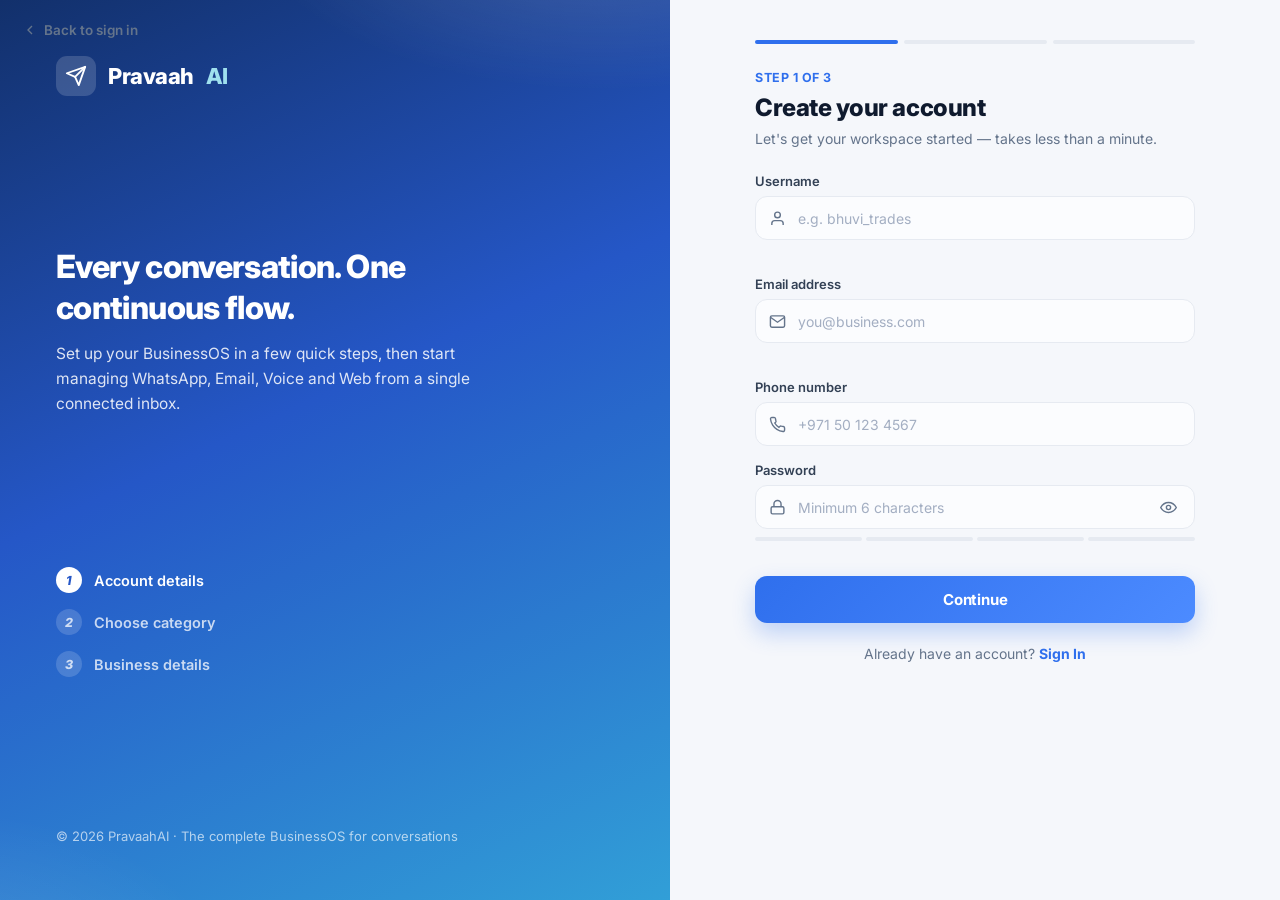
<file: templates/signup.html>
<!DOCTYPE html>
<html lang="en">
<head>
<meta charset="UTF-8">
<meta name="viewport" content="width=device-width, initial-scale=1.0">
<title>Create Your Account — PravaahAI</title>
<link rel="preconnect" href="https://fonts.googleapis.com">
<link href="https://fonts.googleapis.com/css2?family=Inter:wght@400;500;600;700;800&display=swap" rel="stylesheet">
<style>
  :root{
    --blue-600:#2f6fed; --blue-700:#2557c7; --blue-500:#4c8bff; --cyan-400:#38c6e0;
    --ink-900:#0f1a2e; --ink-700:#334155; --ink-500:#64748b; --ink-300:#cbd5e1;
    --line:#e6eaf1; --bg:#f5f7fb; --card:#ffffff; --danger:#e5484d; --success:#16a34a;
    --radius-lg:18px; --radius-md:12px; --shadow:0 12px 32px rgba(15,26,46,0.08);
  }
  *{box-sizing:border-box;}
  html,body{height:100%;}
  body{margin:0;font-family:'Inter',system-ui,-apple-system,sans-serif;background:var(--bg);color:var(--ink-900);-webkit-font-smoothing:antialiased;}
  .shell{min-height:100vh;display:grid;grid-template-columns:1.1fr 1fr;}
  @media (max-width:880px){.brand-panel{display:none;}}

  /* Left brand panel */
  .brand-panel{position:relative;background:linear-gradient(155deg,#12306b 0%, var(--blue-700) 45%, var(--cyan-400) 130%);color:#fff;padding:56px;display:flex;flex-direction:column;justify-content:space-between;overflow:hidden;}
  .brand-panel::before{content:"";position:absolute;inset:0;background:radial-gradient(600px 300px at 90% -10%, rgba(255,255,255,0.18), transparent 60%),radial-gradient(500px 300px at -10% 110%, rgba(255,255,255,0.12), transparent 60%);pointer-events:none;}
  .brand-logo{display:flex;align-items:center;gap:12px;font-weight:800;font-size:22px;letter-spacing:-0.02em;position:relative;z-index:1;}
  .brand-logo .mark{width:40px;height:40px;border-radius:11px;background:rgba(255,255,255,0.16);display:flex;align-items:center;justify-content:center;}
  .brand-logo .mark svg{width:22px;height:22px;}
  .brand-copy{position:relative;z-index:1;max-width:420px;}
  .brand-copy h1{font-size:32px;line-height:1.28;font-weight:800;letter-spacing:-0.02em;margin:0 0 14px;}
  .brand-copy p{font-size:15.5px;line-height:1.6;color:rgba(255,255,255,0.85);margin:0;}
  .steps-recap{position:relative;z-index:1;display:flex;flex-direction:column;gap:16px;}
  .steps-recap .item{display:flex;align-items:center;gap:12px;font-size:14.5px;font-weight:600;color:rgba(255,255,255,0.75);transition:color .2s;}
  .steps-recap .item.active{color:#fff;}
  .steps-recap .dot{width:26px;height:26px;border-radius:50%;background:rgba(255,255,255,0.16);display:flex;align-items:center;justify-content:center;font-size:12.5px;font-weight:800;flex-shrink:0;transition:all .2s;}
  .steps-recap .item.active .dot{background:#fff;color:var(--blue-700);}
  .steps-recap .item.done .dot{background:#fff;color:var(--blue-700);}
  .steps-recap .item.done .dot::before{content:'✓';}
  .steps-recap .item.done .dot i{display:none;}
  .brand-footer{position:relative;z-index:1;font-size:13px;color:rgba(255,255,255,0.65);}

  /* Right form panel */
  .form-panel{display:flex;align-items:flex-start;justify-content:center;padding:40px 32px;overflow-y:auto;}
  .form-card{width:100%;max-width:440px;}
  .mobile-logo{display:none;align-items:center;gap:10px;font-weight:800;font-size:19px;color:var(--ink-900);margin-bottom:24px;}
  .mobile-logo .mark{width:34px;height:34px;border-radius:9px;background:linear-gradient(135deg,var(--blue-600),var(--cyan-400));display:flex;align-items:center;justify-content:center;}
  .mobile-logo .mark svg{width:18px;height:18px;}
  @media (max-width:880px){.mobile-logo{display:flex;}}

  .progress-track{display:flex;gap:6px;margin-bottom:26px;}
  .progress-track span{height:4px;flex:1;background:var(--line);border-radius:99px;transition:background .2s ease;}
  .progress-track span.on{background:var(--blue-600);}

  .step-tag{font-size:12.5px;font-weight:700;color:var(--blue-600);text-transform:uppercase;letter-spacing:.04em;margin-bottom:8px;}
  .form-card h2{font-size:24px;font-weight:800;letter-spacing:-0.02em;margin:0 0 6px;}
  .form-card .sub{color:var(--ink-500);font-size:14px;margin:0 0 24px;line-height:1.5;}

  .err-banner{display:none;align-items:center;gap:8px;background:rgba(229,72,77,.08);border:1px solid rgba(229,72,77,.2);color:var(--danger);font-size:12.5px;font-weight:500;padding:10px 13px;border-radius:var(--radius-md);margin-bottom:16px;}
  .err-banner.show{display:flex;}

  .field{margin-bottom:16px;position:relative;}
  .field label{display:block;font-size:13px;font-weight:600;color:var(--ink-700);margin-bottom:7px;}
  .input-wrap{position:relative;display:flex;align-items:center;}
  .input-wrap svg.leading{position:absolute;left:14px;width:17px;height:17px;color:var(--ink-500);pointer-events:none;}
  .field input, .field textarea{
    width:100%;padding:12.5px 14px 12.5px 42px;border-radius:var(--radius-md);border:1.5px solid var(--line);
    background:#fbfcfe;font-size:14px;font-family:inherit;color:var(--ink-900);outline:none;
    transition:border-color .15s ease, box-shadow .15s ease, background .15s ease;appearance:none;
  }
  .field textarea{padding-left:14px;resize:vertical;min-height:78px;line-height:1.5;}
  .field input::placeholder, .field textarea::placeholder{color:#a3aec2;}
  .field input:focus, .field textarea:focus{border-color:var(--blue-500);background:#fff;box-shadow:0 0 0 4px rgba(76,139,255,0.14);}
  .field.error input{border-color:var(--danger);box-shadow:0 0 0 4px rgba(229,72,77,0.12);}
  .field input.ok{border-color:var(--success);}
  .error-text{display:none;color:var(--danger);font-size:12px;margin-top:6px;font-weight:500;}
  .field.error .error-text{display:block;}
  .field-hint{font-size:12px;margin-top:6px;min-height:14px;font-weight:500;}
  .field-hint.bad{color:var(--danger);}
  .field-hint.good{color:var(--success);}

  .field-status{position:absolute;right:14px;top:38px;display:none;align-items:center;}
  .field-status.show{display:flex;}
  .field-status.checking svg{animation:spin .7s linear infinite;color:var(--ink-500);}
  .field-status.good{color:var(--success);}
  .field-status.bad{color:var(--danger);}

  .pw-strength{display:flex;gap:4px;margin-top:8px;}
  .pw-strength span{height:4px;flex:1;border-radius:2px;background:var(--line);transition:background .3s;}
  .pw-strength-label{font-size:11px;color:var(--ink-500);margin-top:5px;}

  .toggle-pass{position:absolute;right:12px;background:none;border:none;cursor:pointer;padding:6px;color:var(--ink-500);display:flex;align-items:center;justify-content:center;border-radius:8px;}
  .toggle-pass:hover{background:#eef1f6;color:var(--ink-700);}
  .toggle-pass svg{width:17px;height:17px;}

  .btn-primary{width:100%;padding:14px;border:none;border-radius:var(--radius-md);background:linear-gradient(135deg,var(--blue-600),var(--blue-500));color:#fff;font-family:inherit;font-size:15px;font-weight:700;letter-spacing:-0.01em;cursor:pointer;display:flex;align-items:center;justify-content:center;gap:8px;box-shadow:0 10px 22px rgba(47,111,237,0.28);transition:transform .12s ease, box-shadow .12s ease, opacity .12s ease;}
  .btn-primary:hover{transform:translateY(-1px);box-shadow:0 14px 26px rgba(47,111,237,0.34);}
  .btn-primary:disabled{opacity:.55;cursor:not-allowed;transform:none;box-shadow:none;}
  .btn-primary .spinner{width:16px;height:16px;border:2px solid rgba(255,255,255,0.4);border-top-color:#fff;border-radius:50%;display:none;animation:spin .7s linear infinite;}
  .btn-primary.loading .spinner{display:inline-block;}
  .btn-primary.loading .btn-label{opacity:.85;}
  @keyframes spin{to{transform:rotate(360deg);}}

  .btn-back{background:none;border:none;color:var(--ink-500);font-size:13.5px;font-weight:600;cursor:pointer;display:flex;align-items:center;gap:6px;margin-bottom:18px;padding:0;}
  .btn-back:hover{color:var(--ink-700);}
  .btn-back svg{width:15px;height:15px;}

  .step-actions{display:flex;gap:10px;margin-top:6px;align-items:center;}
  .btn-ghost{flex:0 0 auto;background:#eef1f6;color:var(--ink-900);border:1.5px solid var(--line);border-radius:var(--radius-md);padding:13px 18px;font-family:inherit;font-size:14px;font-weight:700;cursor:pointer;transition:all .15s ease;}
  .btn-ghost:hover{background:#e2e7f0;transform:translateY(-1px);}
  .btn-skip{flex:0 0 auto;background:none;border:none;color:var(--ink-500);font-weight:600;font-size:12.5px;text-decoration:underline;text-underline-offset:3px;cursor:pointer;font-family:inherit;}
  .btn-skip:hover{color:var(--blue-600);}

  .divider-text{text-align:center;font-size:14px;color:var(--ink-500);margin-top:22px;}
  .divider-text a{color:var(--blue-600);font-weight:700;text-decoration:none;}
  .divider-text a:hover{text-decoration:underline;}

  /* Category cards */
  .cat-grid{display:grid;grid-template-columns:1fr 1fr;gap:12px;margin-bottom:6px;}
  .cat-card{background:#fbfcfe;border:1.5px solid var(--line);border-radius:var(--radius-md);padding:18px 14px;cursor:pointer;text-align:center;transition:all .25s cubic-bezier(.34,1.56,.64,1);position:relative;overflow:hidden;}
  .cat-card:hover{transform:translateY(-3px);border-color:var(--blue-500);box-shadow:0 10px 24px rgba(47,111,237,0.15);}
  .cat-card.selected{border-color:var(--blue-600);background:#fff;box-shadow:0 10px 24px rgba(47,111,237,0.18);}
  .cat-icon{width:44px;height:44px;border-radius:12px;background:linear-gradient(135deg,var(--blue-600),var(--cyan-400));display:flex;align-items:center;justify-content:center;margin:0 auto 10px;color:#fff;transition:transform .25s cubic-bezier(.34,1.56,.64,1);}
  .cat-card:hover .cat-icon{transform:scale(1.08) rotate(-5deg);}
  .cat-icon svg{width:21px;height:21px;}
  .cat-card h4{font-size:13.5px;font-weight:700;color:var(--ink-900);margin-bottom:3px;}
  .cat-card p{font-size:10.5px;color:var(--ink-500);line-height:1.4;}
  .cat-check{position:absolute;top:10px;right:10px;width:18px;height:18px;border-radius:50%;background:var(--blue-600);color:#fff;display:flex;align-items:center;justify-content:center;font-size:10px;opacity:0;transform:scale(.5);transition:all .2s cubic-bezier(.34,1.56,.64,1);}
  .cat-card.selected .cat-check{opacity:1;transform:scale(1);}

  /* Success screen */
  .success-wrap{text-align:center;padding:20px 0;}
  .success-icon{width:76px;height:76px;border-radius:50%;background:#e9f9ee;display:flex;align-items:center;justify-content:center;margin:0 auto 22px;animation:pop .4s cubic-bezier(.34,1.56,.64,1);}
  .success-icon svg{width:38px;height:38px;color:var(--success);}
  @keyframes pop{0%{transform:scale(0);}80%{transform:scale(1.08);}100%{transform:scale(1);}}
  .success-wrap h2{font-size:23px;margin:0 0 8px;}
  .success-wrap p{color:var(--ink-500);font-size:14.5px;margin:0 0 22px;line-height:1.6;}
  .progress-shimmer{width:100%;height:4px;border-radius:4px;background:var(--line);overflow:hidden;}
  .progress-shimmer-fill{height:100%;width:40%;background:linear-gradient(135deg,var(--blue-600),var(--cyan-400));border-radius:4px;animation:shimmerMove 1.1s ease-in-out infinite;}
  @keyframes shimmerMove{0%{margin-left:-40%;}100%{margin-left:100%;}}

  .step{display:none;}
  .step.active{display:block;}
  .back-home{position:fixed;top:22px;left:22px;display:flex;align-items:center;gap:6px;font-size:13.5px;font-weight:600;color:var(--ink-500);text-decoration:none;z-index:5;}
  .back-home:hover{color:var(--ink-700);}
  .back-home svg{width:16px;height:16px;}
  @media (max-width:880px){.back-home{position:static;margin-bottom:18px;}}
  @media (max-width:480px){.cat-grid{gap:9px;}}
</style>
</head>
<body>

<div class="shell">

  <!-- LEFT: brand panel -->
  <aside class="brand-panel">
    <div class="brand-logo">
      <span class="mark"><svg viewBox="0 0 24 24" fill="none" stroke="#fff" stroke-width="2" stroke-linecap="round" stroke-linejoin="round"><path d="M22 2 11 13"/><path d="M22 2 15 22l-4-9-9-4 20-7z"/></svg></span>
      Pravaah<span style="color:#9fe0ee">AI</span>
    </div>

    <div class="brand-copy">
      <h1>Every conversation. One continuous flow.</h1>
      <p>Set up your BusinessOS in a few quick steps, then start managing WhatsApp, Email, Voice and Web from a single connected inbox.</p>
    </div>

    <div class="steps-recap" id="stepsRecap">
      <div class="item active" data-step="1"><span class="dot"><i>1</i></span> Account details</div>
      <div class="item" data-step="2"><span class="dot"><i>2</i></span> Choose category</div>
      <div class="item" data-step="3"><span class="dot"><i>3</i></span> Business details</div>
    </div>

    <div class="brand-footer">© 2026 PravaahAI · The complete BusinessOS for conversations</div>
  </aside>

  <!-- RIGHT: form panel -->
  <main class="form-panel">
    <div class="form-card">

      <a class="back-home" href="/login">
        <svg viewBox="0 0 24 24" fill="none" stroke="currentColor" stroke-width="2"><path d="M15 18l-6-6 6-6"/></svg>
        Back to sign in
      </a>

      <div class="mobile-logo">
        <span class="mark"><svg viewBox="0 0 24 24" fill="none" stroke="#fff" stroke-width="2" stroke-linecap="round" stroke-linejoin="round"><path d="M22 2 11 13"/><path d="M22 2 15 22l-4-9-9-4 20-7z"/></svg></span>
        PravaahAI
      </div>

      <div class="progress-track" id="progressTrack">
        <span class="on" data-p="1"></span>
        <span data-p="2"></span>
        <span data-p="3"></span>
      </div>

      <!-- STEP 1: Account -->
      <section class="step active" id="step1">
        <div class="step-tag">Step 1 of 3</div>
        <h2>Create your account</h2>
        <p class="sub">Let's get your workspace started — takes less than a minute.</p>
        <div class="err-banner" id="err-1"></div>

        <div class="field" id="f-username">
          <label for="f-username-input">Username</label>
          <div class="input-wrap">
            <svg class="leading" viewBox="0 0 24 24" fill="none" stroke="currentColor" stroke-width="2"><path d="M20 21v-2a4 4 0 0 0-4-4H8a4 4 0 0 0-4 4v2"/><circle cx="12" cy="7" r="4"/></svg>
            <input type="text" id="f-username-input" placeholder="e.g. bhuvi_trades" autocomplete="username">
            <span class="field-status" id="status-username"></span>
          </div>
          <div class="field-hint" id="hint-username"></div>
        </div>

        <div class="field" id="f-email">
          <label for="f-email-input">Email address</label>
          <div class="input-wrap">
            <svg class="leading" viewBox="0 0 24 24" fill="none" stroke="currentColor" stroke-width="2"><rect x="2" y="4" width="20" height="16" rx="2"/><path d="M22 6l-10 7L2 6"/></svg>
            <input type="email" id="f-email-input" placeholder="you@business.com" autocomplete="email">
            <span class="field-status" id="status-email"></span>
          </div>
          <div class="field-hint" id="hint-email"></div>
        </div>

        <div class="field" id="f-phone">
          <label for="f-phone-input">Phone number</label>
          <div class="input-wrap">
            <svg class="leading" viewBox="0 0 24 24" fill="none" stroke="currentColor" stroke-width="2"><path d="M22 16.92v3a2 2 0 0 1-2.18 2 19.8 19.8 0 0 1-8.63-3.07 19.5 19.5 0 0 1-6-6 19.8 19.8 0 0 1-3.07-8.67A2 2 0 0 1 4.11 2h3a2 2 0 0 1 2 1.72c.13.99.36 1.96.68 2.89a2 2 0 0 1-.45 2.11L8.09 9.91a16 16 0 0 0 6 6l1.19-1.25a2 2 0 0 1 2.11-.45c.93.32 1.9.55 2.89.68A2 2 0 0 1 22 16.92z"/></svg>
            <input type="tel" id="f-phone-input" placeholder="+971 50 123 4567" autocomplete="tel">
          </div>
        </div>

        <div class="field" id="f-password">
          <label for="f-password-input">Password</label>
          <div class="input-wrap">
            <svg class="leading" viewBox="0 0 24 24" fill="none" stroke="currentColor" stroke-width="2"><rect x="3" y="11" width="18" height="10" rx="2"/><path d="M7 11V7a5 5 0 0 1 10 0v4"/></svg>
            <input type="password" id="f-password-input" placeholder="Minimum 6 characters" style="padding-right:40px;" autocomplete="new-password">
            <button type="button" class="toggle-pass" data-target="f-password-input" aria-label="Show password">
              <svg viewBox="0 0 24 24" fill="none" stroke="currentColor" stroke-width="2"><path d="M1 12s4-7 11-7 11 7 11 7-4 7-11 7-11-7-11-7z"/><circle cx="12" cy="12" r="3"/></svg>
            </button>
          </div>
          <div class="pw-strength" id="pw-strength"><span></span><span></span><span></span><span></span></div>
          <div class="pw-strength-label" id="pw-strength-label">&nbsp;</div>
        </div>

        <div class="step-actions">
          <button class="btn-primary" id="btn-step1" type="button" onclick="submitStep1()">
            <span class="spinner"></span><span class="btn-label">Continue</span>
          </button>
        </div>
        <div class="divider-text">Already have an account? <a href="/login">Sign In</a></div>
      </section>

      <!-- STEP 1B: Email OTP verification -->
      <section class="step" id="stepOtp">
        <button type="button" class="btn-back" onclick="backToAccountStep()">
          <svg viewBox="0 0 24 24" fill="none" stroke="currentColor" stroke-width="2"><path d="M15 18l-6-6 6-6"/></svg> Back
        </button>
        <div class="step-tag">Verify your email</div>
        <h2>Check your inbox</h2>
        <p class="sub">We've sent a 6-digit code to <strong id="otp-email-display"></strong>. Enter it below to continue.</p>
        <div class="err-banner" id="err-otp"></div>

        <div class="field" id="f-otp">
          <label for="f-otp-input">Verification code</label>
          <div class="input-wrap">
            <svg class="leading" viewBox="0 0 24 24" fill="none" stroke="currentColor" stroke-width="2"><rect x="2" y="4" width="20" height="16" rx="2"/><path d="M22 6l-10 7L2 6"/></svg>
            <input type="text" id="f-otp-input" placeholder="6-digit code" inputmode="numeric" maxlength="6" autocomplete="one-time-code">
          </div>
        </div>

        <div class="step-actions">
          <button class="btn-primary" id="btn-otp" type="button" onclick="submitOtp()">
            <span class="spinner"></span><span class="btn-label">Verify & Continue</span>
          </button>
        </div>
        <div class="divider-text">
          Didn't get the code? <a href="#" id="resend-otp-link" onclick="resendOtp(event)">Resend</a>
          <span id="resend-cooldown" style="display:none;color:var(--ink-500);"></span>
        </div>
      </section>

      <!-- STEP 2: Category -->
      <section class="step" id="step2">
        <button type="button" class="btn-back" onclick="goToStep(1,true)">
          <svg viewBox="0 0 24 24" fill="none" stroke="currentColor" stroke-width="2"><path d="M15 18l-6-6 6-6"/></svg> Back
        </button>
        <div class="step-tag">Step 2 of 3</div>
        <h2>What's your business?</h2>
        <p class="sub">This helps us tailor your dashboard and AI prompts to your industry.</p>

        <div class="cat-grid" id="cat-grid">
          <div class="cat-card" data-cat="real_estate">
            <div class="cat-check">✓</div>
            <div class="cat-icon"><svg viewBox="0 0 24 24" fill="none" stroke="currentColor" stroke-width="1.8" stroke-linecap="round" stroke-linejoin="round"><rect x="4" y="3" width="16" height="18" rx="1"/><path d="M9 21v-4h6v4"/><path d="M9 7h.01M9 11h.01M9 15h.01M15 7h.01M15 11h.01M15 15h.01"/></svg></div>
            <h4>Real Estate</h4>
            <p>Listings, site visits & buyer leads</p>
          </div>
          <div class="cat-card" data-cat="share_market">
            <div class="cat-check">✓</div>
            <div class="cat-icon"><svg viewBox="0 0 24 24" fill="none" stroke="currentColor" stroke-width="1.8" stroke-linecap="round" stroke-linejoin="round"><path d="M3 3v18h18"/><path d="M7 15l4-5 3 3 5-7"/></svg></div>
            <h4>Share Market</h4>
            <p>Trading, advisory & investor leads</p>
          </div>
          <div class="cat-card" data-cat="import_export">
            <div class="cat-check">✓</div>
            <div class="cat-icon"><svg viewBox="0 0 24 24" fill="none" stroke="currentColor" stroke-width="1.8" stroke-linecap="round" stroke-linejoin="round"><path d="M21 16V8a2 2 0 0 0-1-1.73l-7-4a2 2 0 0 0-2 0l-7 4A2 2 0 0 0 3 8v8a2 2 0 0 0 1 1.73l7 4a2 2 0 0 0 2 0l7-4A2 2 0 0 0 21 16z"/><polyline points="3.27 6.96 12 12.01 20.73 6.96"/><line x1="12" y1="22.08" x2="12" y2="12"/></svg></div>
            <h4>Import / Export</h4>
            <p>Global trade & wholesale outreach</p>
          </div>
          <div class="cat-card" data-cat="other">
            <div class="cat-check">✓</div>
            <div class="cat-icon"><svg viewBox="0 0 24 24" fill="none" stroke="currentColor" stroke-width="1.8" stroke-linecap="round" stroke-linejoin="round"><circle cx="12" cy="12" r="9"/><path d="M9.5 9a2.5 2.5 0 0 1 5 0c0 1.5-2.5 2-2.5 3.5"/><path d="M12 17h.01"/></svg></div>
            <h4>Other</h4>
            <p>Something else entirely</p>
          </div>
        </div>

        <div class="step-actions" style="margin-top:20px;">
          <button class="btn-ghost" type="button" onclick="goToStep(1,true)">Back</button>
          <button class="btn-primary" id="btn-step2" type="button" onclick="submitStep2()" disabled>
            <span class="spinner"></span><span class="btn-label">Continue</span>
          </button>
        </div>
      </section>

      <!-- STEP 3: Business details -->
      <section class="step" id="step3">
        <button type="button" class="btn-back" onclick="goToStep(2,true)">
          <svg viewBox="0 0 24 24" fill="none" stroke="currentColor" stroke-width="2"><path d="M15 18l-6-6 6-6"/></svg> Back
        </button>
        <div class="step-tag">Step 3 of 3</div>
        <h2>Tell us about your business</h2>
        <p class="sub">Used to personalize your AI-generated outreach. You can edit this later in Profile.</p>
        <div class="err-banner" id="err-3"></div>

        <div class="field">
          <label for="f-business-name">Business name</label>
          <div class="input-wrap">
            <svg class="leading" viewBox="0 0 24 24" fill="none" stroke="currentColor" stroke-width="2"><rect x="3" y="7" width="18" height="14" rx="2"/><path d="M8 7V5a2 2 0 0 1 2-2h4a2 2 0 0 1 2 2v2"/></svg>
            <input type="text" id="f-business-name" placeholder="e.g. Al Noor Spices Trading LLC">
          </div>
        </div>

        <div class="field">
          <label for="f-business-description">Business description <span style="color:var(--ink-500);font-weight:400;">(optional)</span></label>
          <textarea id="f-business-description" placeholder="What do you sell or offer? Who are your typical customers?"></textarea>
        </div>

        <div class="field">
          <label for="f-business-type">Business type <span style="color:var(--ink-500);font-weight:400;">(optional)</span></label>
          <div class="input-wrap">
            <svg class="leading" viewBox="0 0 24 24" fill="none" stroke="currentColor" stroke-width="2"><path d="M3 21h18M5 21V7l7-4 7 4v14M9 9h1m4 0h1m-6 4h1m4 0h1m-6 4h1m4 0h1"/></svg>
            <input type="text" id="f-business-type" placeholder="e.g. Wholesale Trading, Brokerage, Agency">
          </div>
        </div>

        <div class="field">
          <label for="f-website">Website <span style="color:var(--ink-500);font-weight:400;">(optional)</span></label>
          <div class="input-wrap">
            <svg class="leading" viewBox="0 0 24 24" fill="none" stroke="currentColor" stroke-width="2"><circle cx="12" cy="12" r="10"/><path d="M2 12h20M12 2a15 15 0 0 1 0 20 15 15 0 0 1 0-20z"/></svg>
            <input type="text" id="f-website" placeholder="https://yourbusiness.com">
          </div>
        </div>

        <div class="field">
          <label for="f-address">Address <span style="color:var(--ink-500);font-weight:400;">(optional)</span></label>
          <div class="input-wrap">
            <svg class="leading" viewBox="0 0 24 24" fill="none" stroke="currentColor" stroke-width="2"><path d="M21 10c0 7-9 13-9 13s-9-6-9-13a9 9 0 0 1 18 0z"/><circle cx="12" cy="10" r="3"/></svg>
            <input type="text" id="f-address" placeholder="City, Country">
          </div>
        </div>

        <div class="step-actions">
          <button class="btn-ghost" type="button" onclick="goToStep(2,true)">Back</button>
          <button class="btn-skip" type="button" onclick="submitStep3(true)">Skip for now</button>
          <button class="btn-primary" id="btn-step3" type="button" onclick="submitStep3(false)">
            <span class="spinner"></span><span class="btn-label">Finish Setup</span>
          </button>
        </div>
      </section>

      <!-- STEP 4: Success -->
      <section class="step" id="step4">
        <div class="success-wrap">
          <div class="success-icon">
            <svg viewBox="0 0 24 24" fill="none" stroke="currentColor" stroke-width="3" stroke-linecap="round" stroke-linejoin="round"><path d="M20 6L9 17l-5-5"/></svg>
          </div>
          <h2>You're all set!</h2>
          <p>Setting up your workspace…</p>
          <div class="progress-shimmer"><div class="progress-shimmer-fill"></div></div>
        </div>
      </section>

    </div>
  </main>

</div>

<script>
let selectedCategory = "";
let checkDebounce = { username: null, email: null };

function setProgress(step){
  document.querySelectorAll('#progressTrack span').forEach(s=>{
    s.classList.toggle('on', parseInt(s.dataset.p) <= (step > 3 ? 3 : step));
  });
}

function goToStep(step, isBack){
  document.querySelectorAll('.step').forEach(p => p.classList.remove('active'));
  document.getElementById(`step${step}`).classList.add('active');

  document.querySelectorAll('#stepsRecap .item').forEach(el=>{
    const n = parseInt(el.dataset.step);
    el.classList.toggle('active', n === step);
    el.classList.toggle('done', n < step);
  });
  setProgress(step);
  window.scrollTo(0,0);
}

document.querySelectorAll('.toggle-pass').forEach(btn=>{
  btn.addEventListener('click', ()=>{
    const input = document.getElementById(btn.dataset.target);
    const isPw = input.type === 'password';
    input.type = isPw ? 'text' : 'password';
    btn.querySelector('svg').innerHTML = isPw
      ? '<path d="M17.94 17.94A10.94 10.94 0 0 1 12 19c-7 0-11-7-11-7a21.6 21.6 0 0 1 5.06-5.94M9.9 4.24A10.9 10.9 0 0 1 12 4c7 0 11 7 11 7a21.6 21.6 0 0 1-2.61 3.61M14.12 14.12a3 3 0 1 1-4.24-4.24"/><line x1="1" y1="1" x2="23" y2="23"/>'
      : '<path d="M1 12s4-7 11-7 11 7 11 7-4 7-11 7-11-7-11-7z"/><circle cx="12" cy="12" r="3"/>';
  });
});

function showErr(id, msg){
  const el = document.getElementById(id);
  el.textContent = "⚠ " + msg;
  el.classList.add('show');
}
function hideErr(id){ document.getElementById(id).classList.remove('show'); }

function setFieldStatus(field, state){
  const statusEl = document.getElementById(`status-${field}`);
  const hintEl = document.getElementById(`hint-${field}`);
  const inputEl = document.getElementById(`f-${field}-input`);
  statusEl.className = 'field-status';
  inputEl.classList.remove('ok');
  document.getElementById(`f-${field}`).classList.remove('error');

  if (state === 'checking'){
    statusEl.classList.add('show','checking');
    statusEl.innerHTML = `<svg viewBox="0 0 24 24" width="15" height="15" fill="none" stroke="currentColor" stroke-width="2.5" stroke-linecap="round"><path d="M21 12a9 9 0 1 1-2.64-6.36"/></svg>`;
    hintEl.textContent = ''; hintEl.className = 'field-hint';
  } else if (state === 'good'){
    statusEl.classList.add('show','good');
    statusEl.innerHTML = `<svg viewBox="0 0 24 24" width="16" height="16" fill="none" stroke="currentColor" stroke-width="2.6" stroke-linecap="round" stroke-linejoin="round"><path d="M20 6L9 17l-5-5"/></svg>`;
    hintEl.textContent = ''; hintEl.className = 'field-hint';
    inputEl.classList.add('ok');
  } else if (state === 'bad'){
    statusEl.classList.add('show','bad');
    statusEl.innerHTML = `<svg viewBox="0 0 24 24" width="16" height="16" fill="none" stroke="currentColor" stroke-width="2.6" stroke-linecap="round" stroke-linejoin="round"><circle cx="12" cy="12" r="9"/><path d="M15 9l-6 6M9 9l6 6"/></svg>`;
    hintEl.textContent = field === 'username' ? 'This username is already taken' : 'This email is already registered';
    hintEl.className = 'field-hint bad';
    document.getElementById(`f-${field}`).classList.add('error');
  } else {
    statusEl.classList.remove('show');
    hintEl.textContent = '';
  }
}

async function checkAvailability(field, value){
  if (!value){ setFieldStatus(field, ''); return; }
  setFieldStatus(field, 'checking');
  try {
    const res = await fetch('/api/signup/check', {
      method: 'POST', headers: {'Content-Type':'application/json'},
      body: JSON.stringify({ field, value })
    });
    const data = await res.json();
    setFieldStatus(field, data.available ? 'good' : 'bad');
  } catch { setFieldStatus(field, ''); }
}

document.getElementById('f-username-input').addEventListener('input', (e)=>{
  clearTimeout(checkDebounce.username);
  const val = e.target.value.trim().toLowerCase();
  checkDebounce.username = setTimeout(()=> checkAvailability('username', val), 450);
});
document.getElementById('f-email-input').addEventListener('input', (e)=>{
  clearTimeout(checkDebounce.email);
  const val = e.target.value.trim().toLowerCase();
  checkDebounce.email = setTimeout(()=> checkAvailability('email', val), 450);
});

document.getElementById('f-password-input').addEventListener('input', (e)=>{
  const v = e.target.value;
  const bars = document.querySelectorAll('#pw-strength span');
  const label = document.getElementById('pw-strength-label');
  let score = 0;
  if (v.length >= 6) score++;
  if (v.length >= 10) score++;
  if (/[A-Z]/.test(v) && /[0-9]/.test(v)) score++;
  if (/[^A-Za-z0-9]/.test(v)) score++;
  const colors = ['#e5484d','#f59e0b','#2f6fed','#16a34a'];
  const labels = ['Weak','Fair','Good','Strong'];
  bars.forEach((b,i)=>{ b.style.background = i < score ? colors[Math.max(score-1,0)] : 'var(--line)'; });
  label.textContent = v ? labels[Math.max(score-1,0)] : '\u00A0';
});

document.getElementById('f-password-input').addEventListener('keydown', (e)=>{
  if (e.key === 'Enter') submitStep1();
});

function setBtnLoading(btnId, loading){
  const btn = document.getElementById(btnId);
  btn.classList.toggle('loading', loading);
  btn.disabled = loading;
}

/* ── STEP 1 ── */
async function submitStep1(){
  hideErr('err-1');
  const username = document.getElementById('f-username-input').value.trim().toLowerCase();
  const email    = document.getElementById('f-email-input').value.trim().toLowerCase();
  const phone    = document.getElementById('f-phone-input').value.trim();
  const password = document.getElementById('f-password-input').value;

  if (!username || username.length < 3) { showErr('err-1', 'Please enter a username (at least 3 characters).'); return; }
  if (!email || !email.includes('@')) { showErr('err-1', 'Please enter a valid email address.'); return; }
  if (!phone) { showErr('err-1', 'Please enter your phone number.'); return; }
  if (!password || password.length < 6) { showErr('err-1', 'Password must be at least 6 characters.'); return; }

  setBtnLoading('btn-step1', true);
  try {
    const res = await fetch('/api/signup/account', {
      method: 'POST', headers: {'Content-Type':'application/json'},
      body: JSON.stringify({ username, email, phone, password })
    });
    const data = await res.json();
    if (!res.ok) throw new Error(data.error || 'Could not create account');
    document.getElementById('otp-email-display').textContent = email;
    showOtpStep();
  } catch (err) {
    showErr('err-1', err.message);
  } finally {
    setBtnLoading('btn-step1', false);
  }
}

/* ── STEP 1B: OTP ── */
let resendTimer = null;

function showOtpStep(){
  document.querySelectorAll('.step').forEach(p => p.classList.remove('active'));
  document.getElementById('stepOtp').classList.add('active');
  window.scrollTo(0,0);
  startResendCooldown();
}

function backToAccountStep(){
  document.querySelectorAll('.step').forEach(p => p.classList.remove('active'));
  document.getElementById('step1').classList.add('active');
}

document.getElementById('f-otp-input').addEventListener('input', (e)=>{
  e.target.value = e.target.value.replace(/\D/g,'').slice(0,6);
});
document.getElementById('f-otp-input').addEventListener('keydown', (e)=>{
  if (e.key === 'Enter') submitOtp();
});

async function submitOtp(){
  hideErr('err-otp');
  const otp = document.getElementById('f-otp-input').value.trim();
  if (!otp) { showErr('err-otp', 'Enter the code sent to your email.'); return; }

  setBtnLoading('btn-otp', true);
  try {
    const res = await fetch('/api/signup/verify-otp', {
      method: 'POST', headers: {'Content-Type':'application/json'},
      body: JSON.stringify({ otp })
    });
    const data = await res.json();
    if (!res.ok) throw new Error(data.error || 'Invalid code');
    goToStep(2, false);
  } catch (err) {
    showErr('err-otp', err.message);
  } finally {
    setBtnLoading('btn-otp', false);
  }
}

function startResendCooldown(seconds = 30){
  const link = document.getElementById('resend-otp-link');
  const cd = document.getElementById('resend-cooldown');
  link.style.display = 'none';
  cd.style.display = 'inline';
  let remaining = seconds;
  cd.textContent = `Resend in ${remaining}s`;
  clearInterval(resendTimer);
  resendTimer = setInterval(()=>{
    remaining--;
    if (remaining <= 0){
      clearInterval(resendTimer);
      cd.style.display = 'none';
      link.style.display = 'inline';
    } else {
      cd.textContent = `Resend in ${remaining}s`;
    }
  }, 1000);
}

async function resendOtp(e){
  e.preventDefault();
  hideErr('err-otp');
  try {
    const res = await fetch('/api/signup/resend-otp', { method: 'POST' });
    const data = await res.json();
    if (!res.ok) throw new Error(data.error || 'Could not resend code');
    startResendCooldown();
  } catch (err) {
    showErr('err-otp', err.message);
  }
}

/* ── STEP 2 ── */
document.querySelectorAll('.cat-card').forEach(card=>{
  card.addEventListener('click', ()=>{
    document.querySelectorAll('.cat-card').forEach(c=> c.classList.remove('selected'));
    card.classList.add('selected');
    selectedCategory = card.dataset.cat;
    document.getElementById('btn-step2').disabled = false;
  });
});
function submitStep2(){
  if (!selectedCategory) return;
  goToStep(3, false);
}

/* ── STEP 3 ── */
async function submitStep3(skip){
  hideErr('err-3');
  const payload = {
    category: selectedCategory,
    business_name: skip ? '' : document.getElementById('f-business-name').value.trim(),
    business_description: skip ? '' : document.getElementById('f-business-description').value.trim(),
    business_type: skip ? '' : document.getElementById('f-business-type').value.trim(),
    website: skip ? '' : document.getElementById('f-website').value.trim(),
    address: skip ? '' : document.getElementById('f-address').value.trim(),
  };

  setBtnLoading('btn-step3', true);
  try {
    const res = await fetch('/api/signup/profile', {
      method: 'POST', headers: {'Content-Type':'application/json'},
      body: JSON.stringify(payload)
    });
    const data = await res.json();
    if (!res.ok) throw new Error(data.error || 'Could not save your details');
    goToStep(4, false);
    setTimeout(()=>{ window.location.href = '/dashboard'; }, 1600);
  } catch (err) {
    showErr('err-3', err.message);
  } finally {
    setBtnLoading('btn-step3', false);
  }
}
</script>

</body>
</html>
</file>
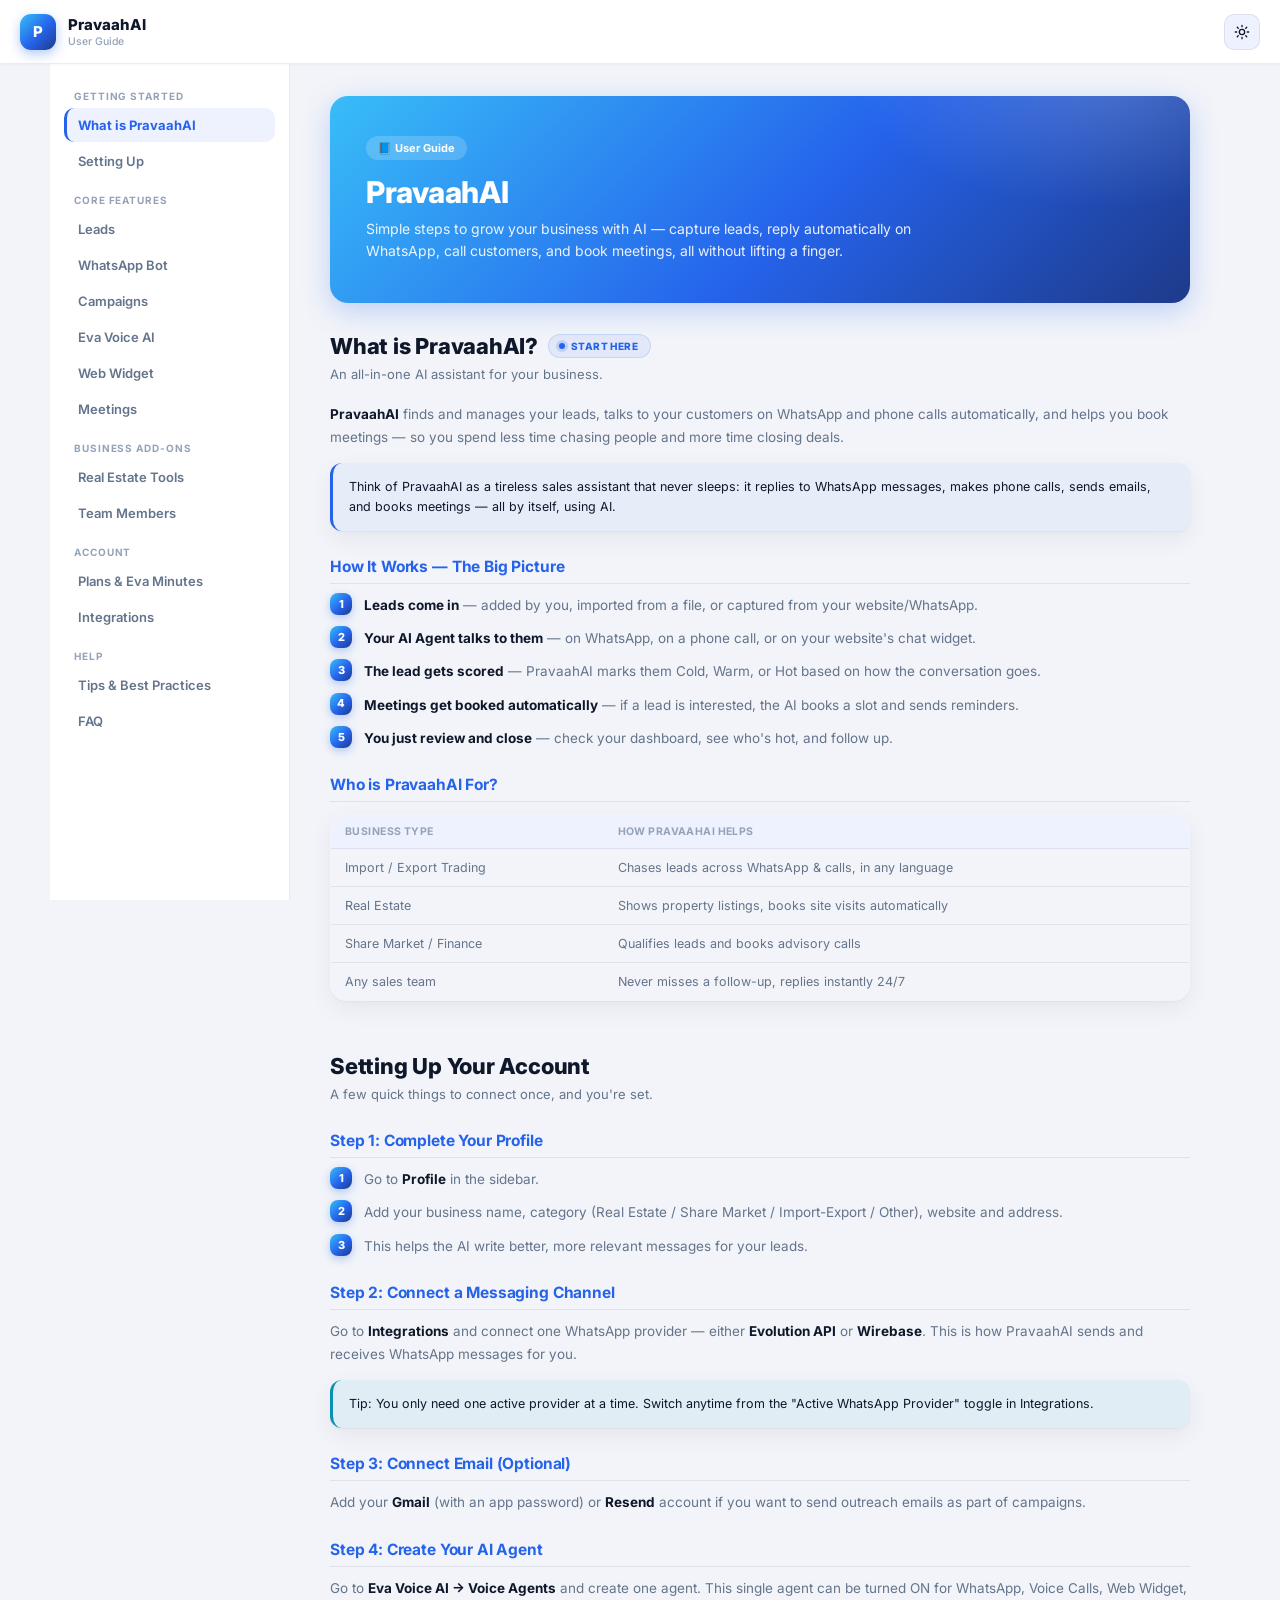
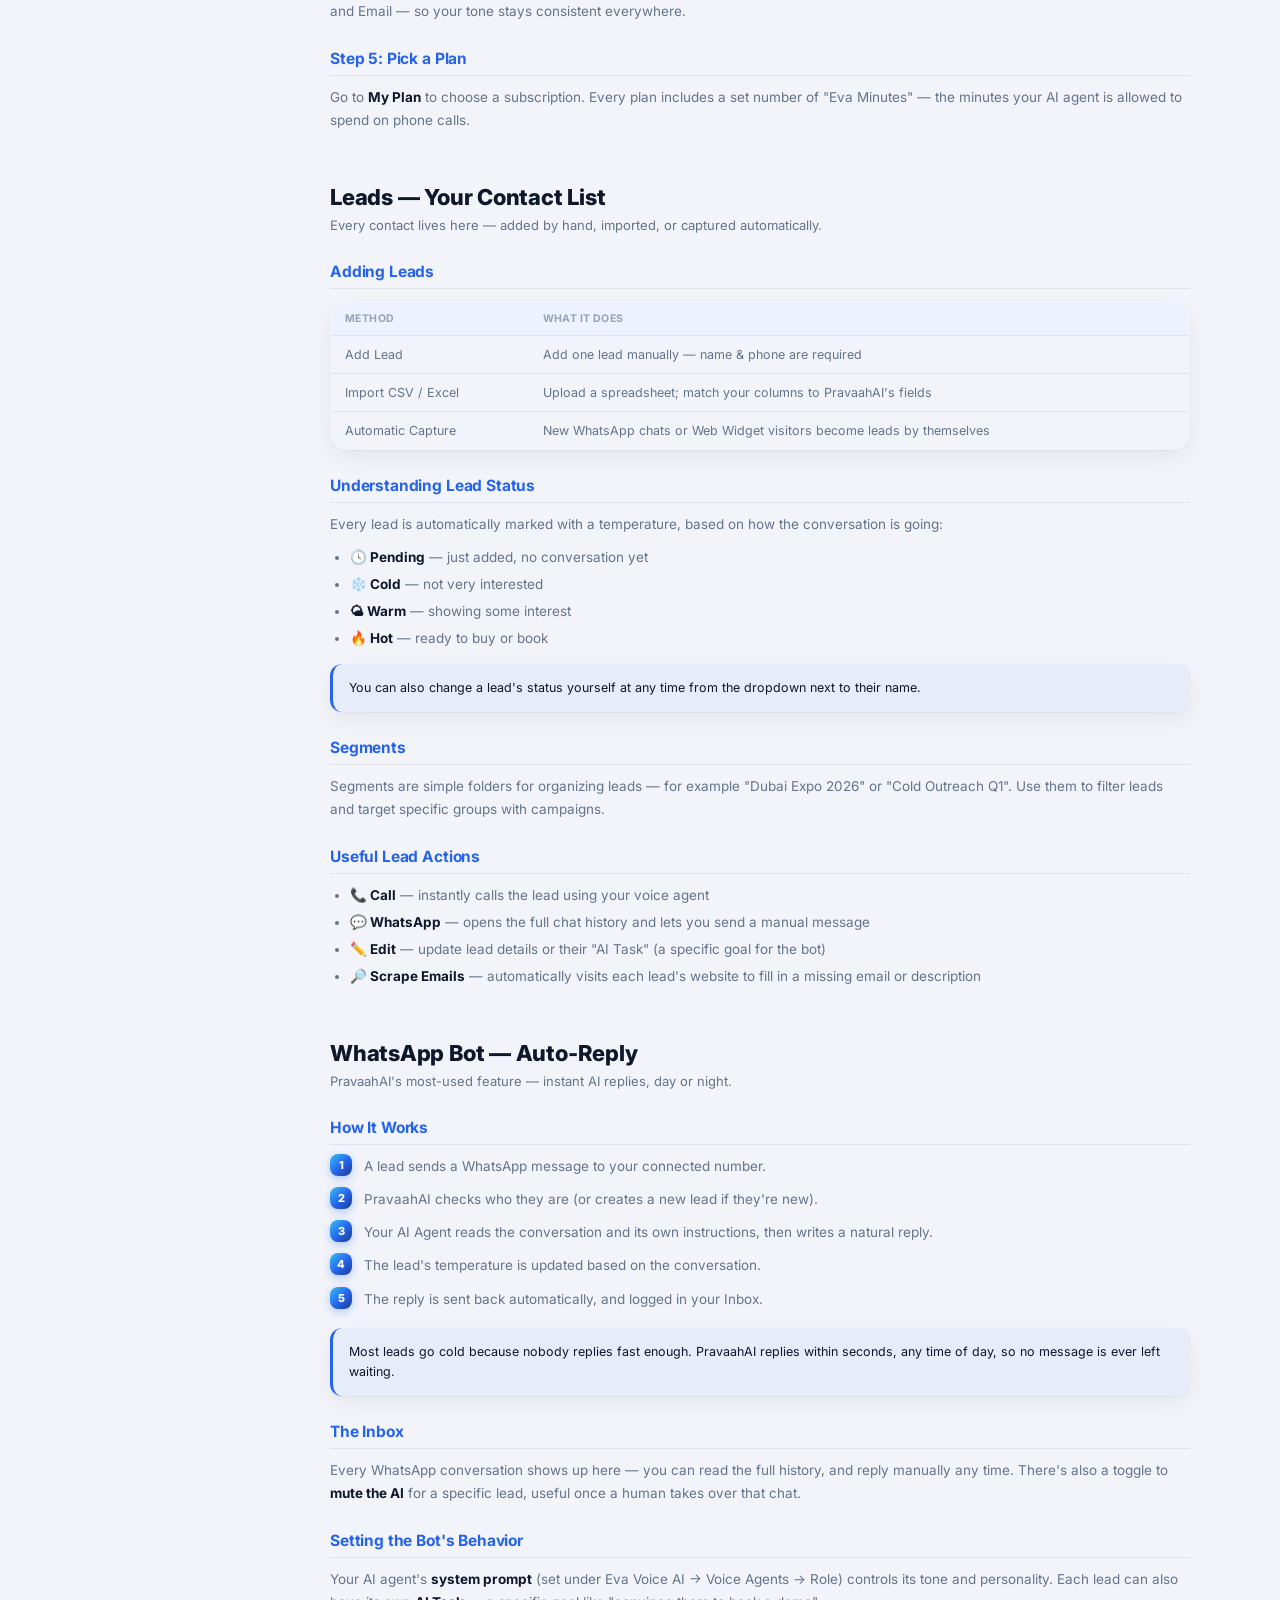
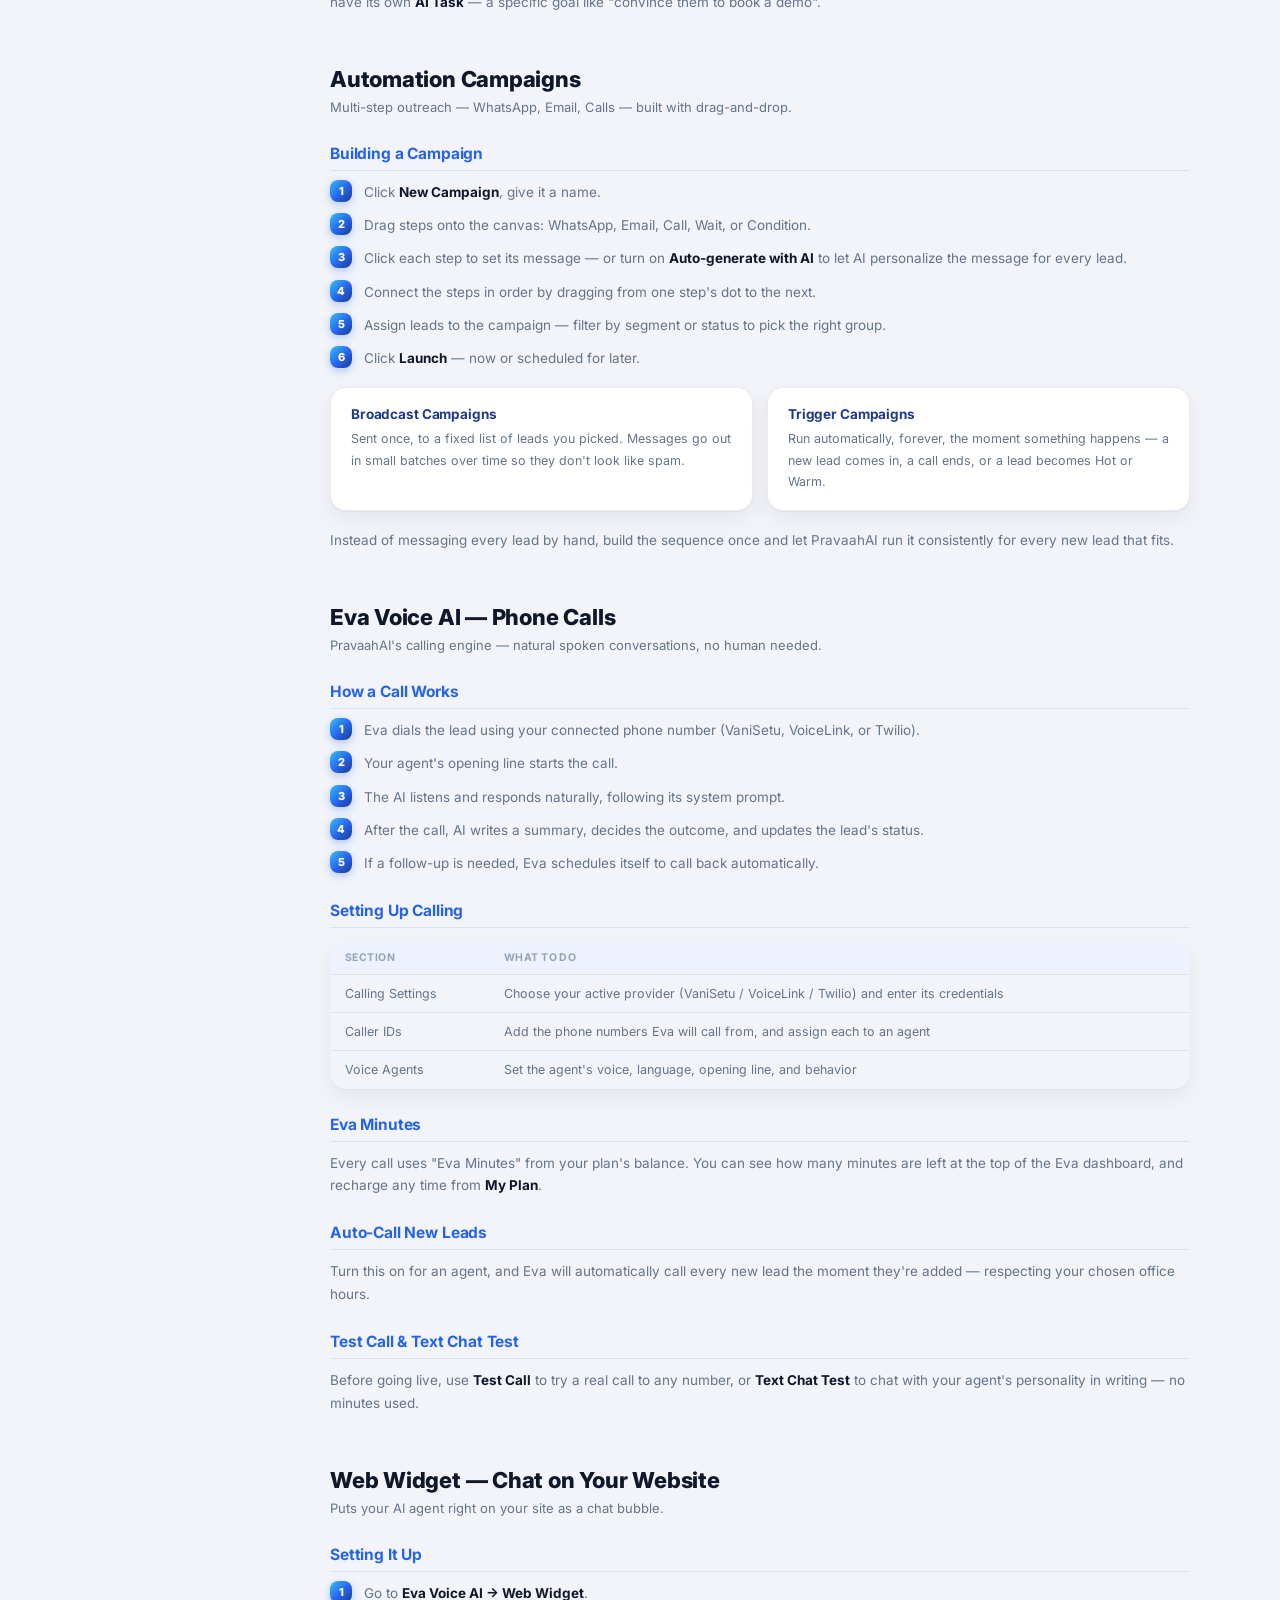
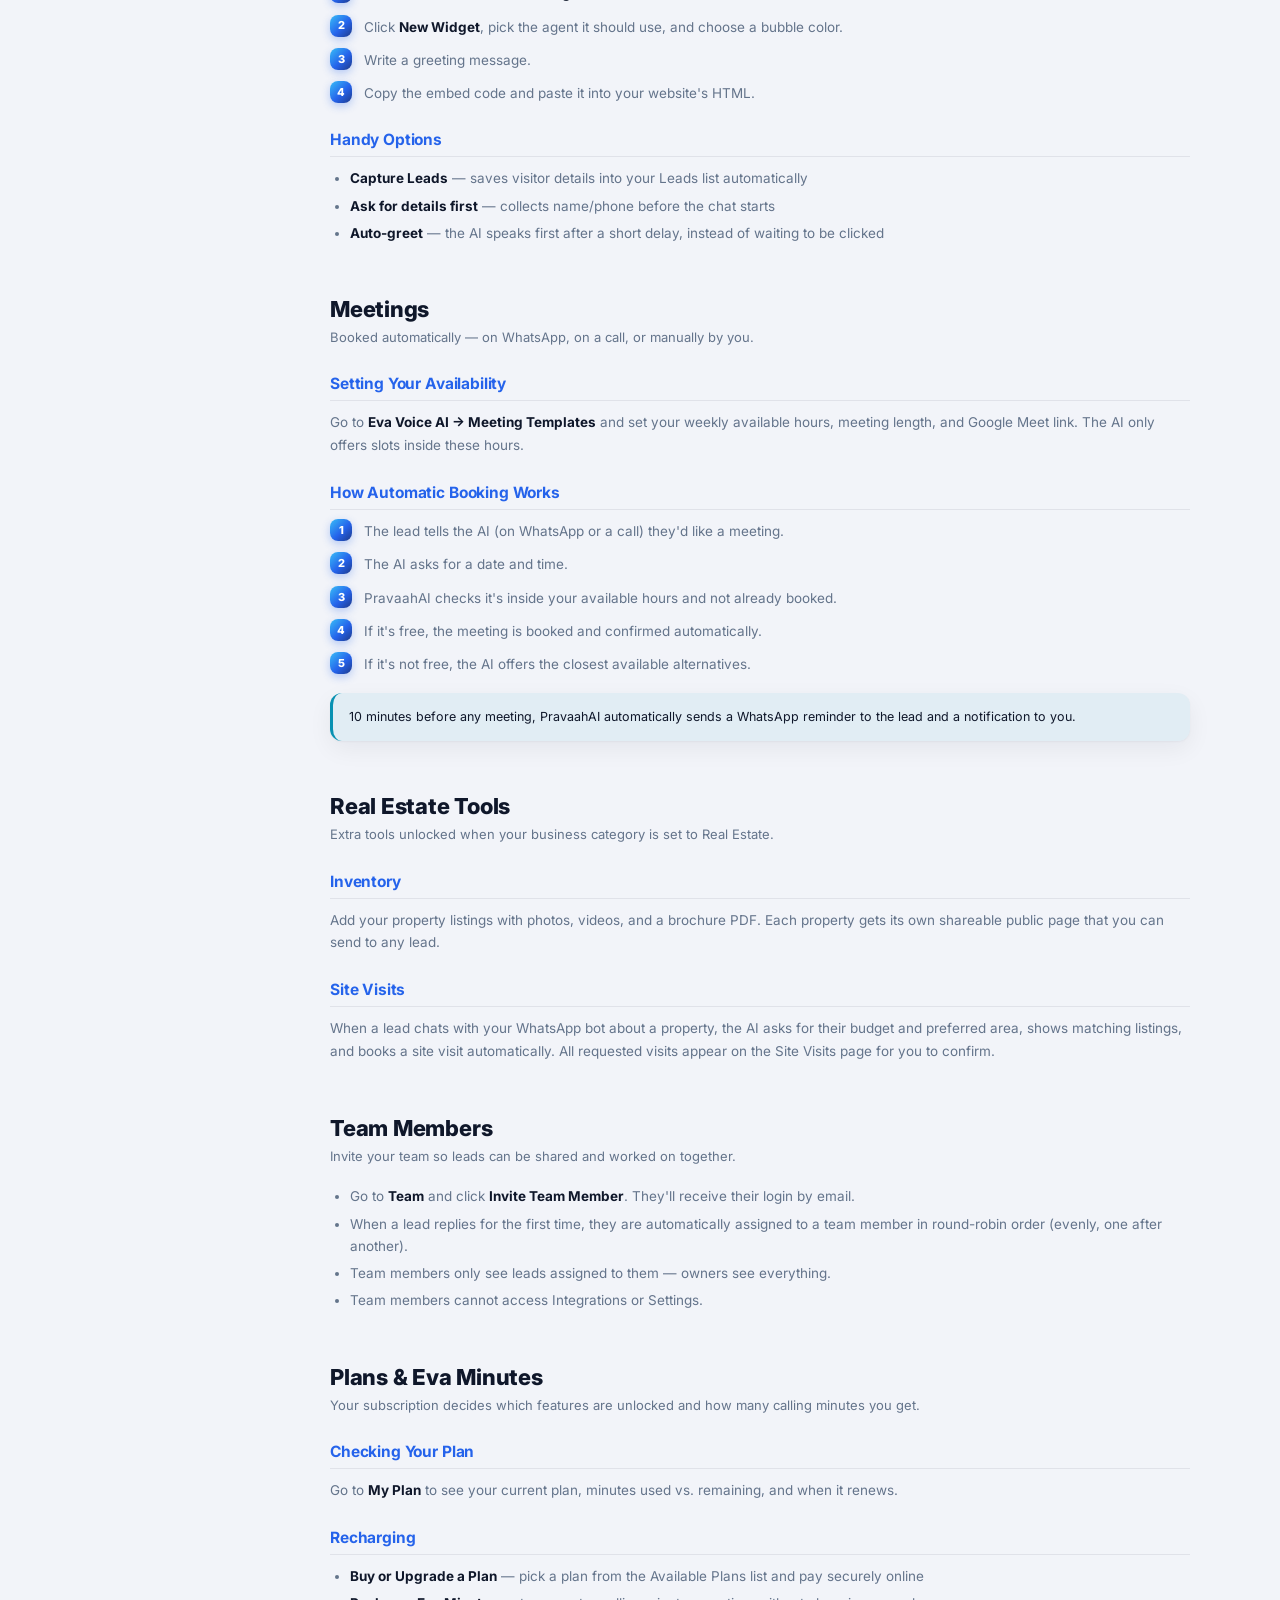
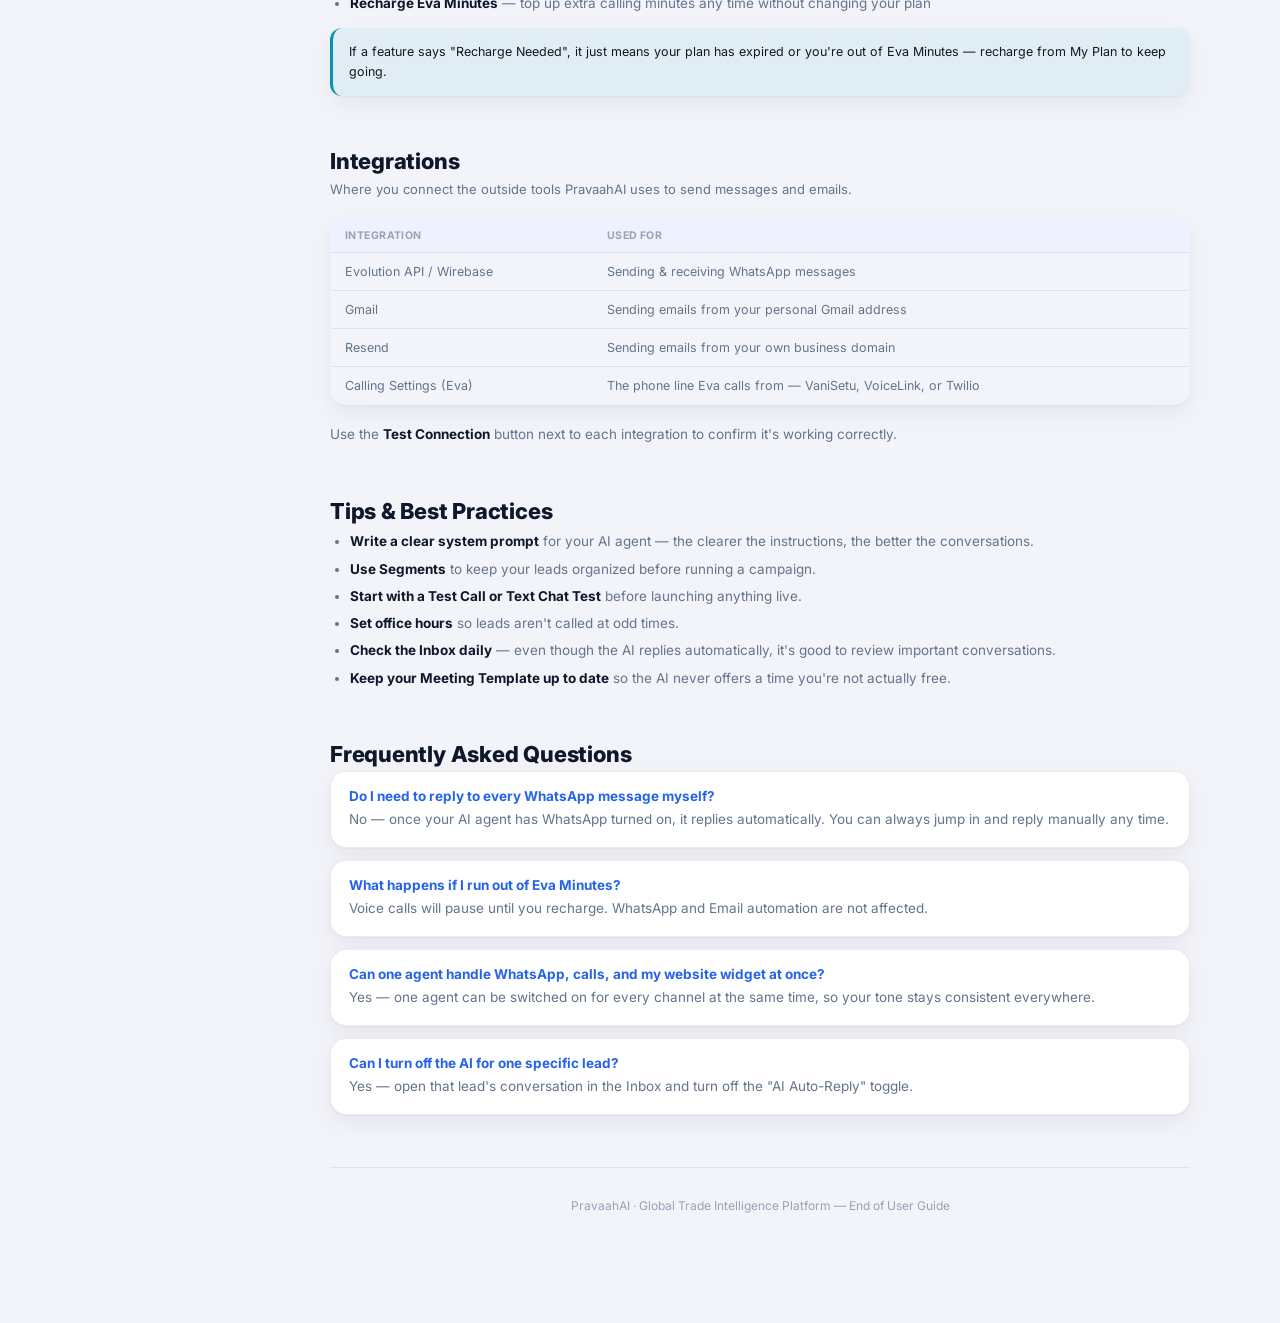
<file: templates/userguide.html>
<!DOCTYPE html>
<html lang="en">
<head>
<meta charset="UTF-8" />
<meta name="viewport" content="width=device-width, initial-scale=1, viewport-fit=cover" />
<title>PravaahAI — User Guide</title>
<link rel="preconnect" href="https://fonts.googleapis.com">
<link href="https://fonts.googleapis.com/css2?family=Inter:wght@400;500;600;700;800&display=swap" rel="stylesheet">
<style>
  :root {
    color-scheme: light;
    --bg: #f2f4f9;
    --panel: #ffffff;
    --border: rgba(15,23,42,.08);
    --accent-1: #2563eb;
    --accent-2: #1e3a8a;
    --accent-3: #0ea5e9;
    --accent-grad: linear-gradient(135deg,#38bdf8 0%,#2563eb 55%,#1e3a8a 100%);
    --text-h: #0f172a;
    --text-b: #64748b;
    --text-dim: #94a3b8;
    --hover: #eef2ff;
    --danger: #ef4444;
    --radius: 16px;
    --shadow: 0 1px 2px rgba(15,23,42,.04), 0 8px 24px rgba(15,23,42,.06);
  }
  :root:not([data-theme="light"]) {
    @media (prefers-color-scheme: dark) {
      color-scheme: dark;
      --bg: #0a1120;
      --panel: #101a2e;
      --border: rgba(96,150,255,.16);
      --hover: #16223b;
      --text-h: #eaf1ff;
      --text-b: #a6b4cf;
      --text-dim: #64749a;
      --shadow: 0 1px 2px rgba(0,0,0,.3), 0 8px 24px rgba(0,0,0,.35);
    }
  }
  :root[data-theme="dark"] {
    color-scheme: dark;
    --bg: #0a1120;
    --panel: #101a2e;
    --border: rgba(96,150,255,.16);
    --hover: #16223b;
    --text-h: #eaf1ff;
    --text-b: #a6b4cf;
    --text-dim: #64749a;
    --shadow: 0 1px 2px rgba(0,0,0,.3), 0 8px 24px rgba(0,0,0,.35);
  }

  * { box-sizing: border-box; }
  html { scroll-behavior: smooth; scroll-padding-top: calc(70px + env(safe-area-inset-top,0px)); }
  body {
    margin: 0;
    font-family: 'Inter', -apple-system, sans-serif;
    background: var(--bg);
    color: var(--text-h);
    padding-top: env(safe-area-inset-top,0px);
    padding-bottom: env(safe-area-inset-bottom,0px);
  }
  h1,h2,h3 { font-family:'Inter', sans-serif; font-weight:800; letter-spacing:-.01em; color:var(--text-h); margin:0; }
  a { color: inherit; }
  ::selection { background: rgba(37,99,235,.25); }

  /* ---------- Top bar ---------- */
  .topbar {
    position: sticky; top: 0; z-index: 50;
    top: env(safe-area-inset-top,0px);
    height: 64px;
    display: flex; align-items: center; gap: 12px;
    padding: 0 20px;
    background: var(--panel);
    box-shadow: 0 1px 2px rgba(15,23,42,.04);
    border-bottom: 1px solid var(--border);
  }
  .topbar .mark {
    width: 36px; height: 36px; border-radius: 11px; flex-shrink:0;
    background: var(--accent-grad); color:#fff; font-weight:800; font-size:15px;
    display:flex; align-items:center; justify-content:center;
    box-shadow: 0 4px 12px rgba(37,99,235,.35);
  }
  .topbar .title { font-size: 15px; font-weight: 800; }
  .topbar .subtitle { font-size: 10.5px; color: var(--text-dim); margin-top: 1px; font-weight: 500; }
  .menu-btn {
    display: none; margin-left: auto; width: 36px; height: 36px; border-radius: 10px;
    background: var(--hover); border: 1px solid var(--border); color: var(--text-h);
    align-items: center; justify-content: center; cursor: pointer;
  }
  .theme-btn {
    margin-left: auto; width: 36px; height: 36px; border-radius: 10px;
    background: var(--hover); border: 1px solid var(--border); color: var(--text-h);
    display:flex; align-items:center; justify-content:center; cursor:pointer; flex-shrink:0;
  }
  .topbar .menu-btn { margin-left: 8px; }

  /* ---------- Layout ---------- */
  .shell { display:flex; max-width: 1180px; margin: 0 auto; align-items:flex-start; }

  .sidebar {
    width: 240px; flex-shrink: 0;
    position: sticky;
    top: calc(64px + env(safe-area-inset-top,0px));
    height: calc(100vh - 64px - env(safe-area-inset-top,0px));
    overflow-y: auto;
    padding: 22px 14px 40px;
    background: var(--panel);
    border-right: 1px solid var(--border);
  }
  .sidebar::-webkit-scrollbar { width: 5px; }
  .sidebar::-webkit-scrollbar-thumb { background: var(--border); border-radius: 99px; }
  .sec-label {
    font-size: 10px; text-transform: uppercase; letter-spacing: .09em; font-weight: 700;
    color: var(--text-dim); padding: 14px 10px 6px;
  }
  .sec-label:first-child { padding-top: 4px; }
  .nav-link {
    display: block; padding: 9px 11px; margin-bottom: 2px; border-radius: 10px;
    font-size: 13px; font-weight: 600; color: var(--text-b); text-decoration: none;
    border-left: 3px solid transparent; transition: background .15s, color .15s;
  }
  .nav-link:hover { background: var(--hover); color: var(--accent-1); }
  .nav-link.active { background: var(--hover); color: var(--accent-1); font-weight: 700; border-left-color: var(--accent-1); }

  .main { flex: 1; min-width: 0; padding: 32px 40px 100px; background: var(--bg); }

  /* ---------- Hero ---------- */
  .hero {
    background: var(--accent-grad);
    border-radius: 18px;
    padding: 40px 36px;
    color: #fff;
    margin-bottom: 30px;
    position: relative;
    overflow: hidden;
    box-shadow: 0 8px 28px rgba(37,99,235,.25);
  }
  .hero::after {
    content:''; position:absolute; inset:0;
    background: radial-gradient(420px 220px at 90% -10%, rgba(255,255,255,.18), transparent 60%);
  }
  .hero .badge {
    display:inline-flex; align-items:center; gap:6px; font-size:11px; font-weight:700;
    background: rgba(255,255,255,.18); padding: 5px 12px; border-radius: 99px; margin-bottom: 14px;
  }
  .hero h1 { font-size: 30px; color:#fff; margin-bottom: 8px; }
  .hero p { font-size: 14px; color: rgba(255,255,255,.9); max-width: 560px; line-height: 1.6; margin:0; }

  /* ---------- Sections ---------- */
  section { margin-bottom: 52px; scroll-margin-top: 80px; }
  section h1.sec-title {
    font-size: 22px; margin-bottom: 4px; display:flex; align-items:center; gap:10px; flex-wrap:wrap;
  }
  section .sec-desc { font-size: 13px; color: var(--text-b); margin: 4px 0 18px; max-width: 640px; }
  h2.sub-title {
    font-size: 15.5px; color: var(--accent-1); margin-top: 26px; margin-bottom: 10px;
    padding-bottom: 7px; border-bottom: 1px solid var(--border); font-weight: 700;
  }
  h3.mini-title { font-size: 13.5px; color: var(--text-h); margin: 14px 0 6px; }
  p { font-size: 13.5px; color: var(--text-b); line-height: 1.7; margin: 0 0 10px; }
  ul, ol { margin: 6px 0 14px 20px; padding:0; }
  li { font-size: 13.5px; color: var(--text-b); line-height: 1.65; margin-bottom: 5px; }
  strong { color: var(--text-h); font-weight: 700; }

  /* pill badge, styled like the "LIVE OVERVIEW" chip */
  .start-badge {
    display:inline-flex; align-items:center; gap:6px; font-size: 10px; font-weight: 800; letter-spacing:.04em;
    background: rgba(37,99,235,.08); color: var(--accent-1); padding: 5px 12px 5px 10px; border-radius: 99px;
    border: 1px solid rgba(37,99,235,.15);
  }
  .start-badge::before {
    content: ''; width: 6px; height: 6px; border-radius: 50%; background: var(--accent-1);
    box-shadow: 0 0 0 3px rgba(37,99,235,.18);
  }

  .info-box, .tip-box {
    border-radius: 12px; padding: 14px 16px; margin: 14px 0; font-size: 12.5px; line-height: 1.6;
    box-shadow: var(--shadow);
  }
  .info-box { background: rgba(37,99,235,.06); border-left: 3px solid var(--accent-1); color: var(--text-h); }
  .tip-box { background: rgba(8,145,178,.07); border-left: 3px solid #0891b2; color: var(--text-h); }

  table { width: 100%; border-collapse: collapse; margin: 12px 0 18px; font-size: 12.5px; }
  th {
    background: var(--hover); text-align:left; padding: 10px 14px; font-size: 10.5px;
    text-transform: uppercase; letter-spacing: .04em; color: var(--text-dim); font-weight: 700;
  }
  td { padding: 11px 14px; border-top: 1px solid var(--border); color: var(--text-b); }
  table { border: 1px solid var(--border); border-radius: var(--radius); overflow: hidden; box-shadow: var(--shadow); }

  .steps { counter-reset: stepnum; list-style: none; margin: 10px 0 18px 0; }
  .steps li {
    position: relative; padding-left: 34px; margin-bottom: 11px;
  }
  .steps li::before {
    counter-increment: stepnum; content: counter(stepnum);
    position: absolute; left: 0; top: -1px; width: 22px; height: 22px; border-radius: 8px;
    background: var(--accent-grad); color: #fff; font-size: 11px; font-weight: 800;
    display: flex; align-items: center; justify-content: center; flex-shrink:0;
    box-shadow: 0 3px 8px rgba(37,99,235,.3);
  }

  .card-grid { display:grid; grid-template-columns: repeat(auto-fit, minmax(220px, 1fr)); gap: 14px; margin: 14px 0 18px; }
  .feature-card {
    background: var(--panel); border: 1px solid var(--border); border-radius: var(--radius);
    padding: 18px 20px; box-shadow: var(--shadow);
  }
  .feature-card h3 { font-size: 13.5px; margin-bottom: 6px; color: var(--accent-2); font-weight: 700; }
  .feature-card p { margin: 0; font-size: 12.5px; }

  .faq-item {
    margin-bottom: 12px; background: var(--panel); border: 1px solid var(--border);
    border-radius: var(--radius); padding: 16px 18px; box-shadow: var(--shadow);
  }
  .faq-item .q { font-size: 13.5px; font-weight: 700; color: var(--accent-1); margin-bottom: 4px; }
  .faq-item p { margin: 0; }

  .end-note {
    text-align:center; padding: 30px 0 10px; color: var(--text-dim); font-size: 12px;
    border-top: 1px solid var(--border); margin-top: 10px;
  }

  /* Mobile */
  @media (max-width: 900px) {
    .menu-btn { display: flex; }
    .sidebar {
      position: fixed; left: 0; top: calc(64px + env(safe-area-inset-top,0px));
      height: calc(100vh - 64px - env(safe-area-inset-top,0px));
      width: 260px; background: var(--panel); z-index: 60;
      transform: translateX(-100%); transition: transform .25s ease;
      border-right: 1px solid var(--border);
    }
    .sidebar.open { transform: translateX(0); box-shadow: 8px 0 24px rgba(0,0,0,.15); }
    .overlay {
      display:none; position: fixed; inset: 0; top: calc(64px + env(safe-area-inset-top,0px));
      background: rgba(0,0,0,.35); z-index: 55;
    }
    .overlay.open { display:block; }
    .main { padding: 24px 18px 80px; }
    .hero { padding: 28px 22px; }
    .hero h1 { font-size: 24px; }
    .card-grid { grid-template-columns: 1fr; }
  }
</style>
</head>
<body>

<header class="topbar">
  <div class="mark">P</div>
  <div>
    <div class="title">PravaahAI</div>
    <div class="subtitle">User Guide</div>
  </div>
  <button class="theme-btn" id="themeToggle" title="Toggle dark mode" aria-label="Toggle dark mode">
    <svg id="themeIcon" width="16" height="16" viewBox="0 0 24 24" fill="none" stroke="currentColor" stroke-width="2" stroke-linecap="round" stroke-linejoin="round"><circle cx="12" cy="12" r="4"/><path d="M12 2v2M12 20v2M4.93 4.93l1.41 1.41M17.66 17.66l1.41 1.41M2 12h2M20 12h2M6.34 17.66l-1.41 1.41M19.07 4.93l-1.41 1.41"/></svg>
  </button>
  <button class="menu-btn" id="menuBtn" aria-label="Open menu">
    <svg width="17" height="17" viewBox="0 0 24 24" fill="none" stroke="currentColor" stroke-width="2" stroke-linecap="round"><line x1="4" y1="7" x2="20" y2="7"/><line x1="4" y1="12" x2="20" y2="12"/><line x1="4" y1="17" x2="20" y2="17"/></svg>
  </button>
</header>

<div class="overlay" id="overlay"></div>

<div class="shell">
  <nav class="sidebar" id="sidebar">
    <div class="sec-label">Getting Started</div>
    <a class="nav-link" href="#what-is-pravaahai">What is PravaahAI</a>
    <a class="nav-link" href="#setting-up">Setting Up</a>

    <div class="sec-label">Core Features</div>
    <a class="nav-link" href="#leads">Leads</a>
    <a class="nav-link" href="#whatsapp-bot">WhatsApp Bot</a>
    <a class="nav-link" href="#campaigns">Campaigns</a>
    <a class="nav-link" href="#eva-voice-ai">Eva Voice AI</a>
    <a class="nav-link" href="#web-widget">Web Widget</a>
    <a class="nav-link" href="#meetings">Meetings</a>

    <div class="sec-label">Business Add-ons</div>
    <a class="nav-link" href="#real-estate">Real Estate Tools</a>
    <a class="nav-link" href="#team">Team Members</a>

    <div class="sec-label">Account</div>
    <a class="nav-link" href="#plans">Plans &amp; Eva Minutes</a>
    <a class="nav-link" href="#integrations">Integrations</a>

    <div class="sec-label">Help</div>
    <a class="nav-link" href="#tips">Tips &amp; Best Practices</a>
    <a class="nav-link" href="#faq">FAQ</a>
  </nav>

  <main class="main">

    <div class="hero">
      <span class="badge">📘 User Guide</span>
      <h1>PravaahAI</h1>
      <p>Simple steps to grow your business with AI — capture leads, reply automatically on WhatsApp, call customers, and book meetings, all without lifting a finger.</p>
    </div>

    <!-- WHAT IS PRAVAAHAI -->
    <section id="what-is-pravaahai">
      <h1 class="sec-title">What is PravaahAI? <span class="start-badge">START HERE</span></h1>
      <p class="sec-desc">An all-in-one AI assistant for your business.</p>

      <p><strong>PravaahAI</strong> finds and manages your leads, talks to your customers on WhatsApp and phone calls automatically, and helps you book meetings — so you spend less time chasing people and more time closing deals.</p>

      <div class="info-box">Think of PravaahAI as a tireless sales assistant that never sleeps: it replies to WhatsApp messages, makes phone calls, sends emails, and books meetings — all by itself, using AI.</div>

      <h2 class="sub-title">How It Works — The Big Picture</h2>
      <ol class="steps">
        <li><strong>Leads come in</strong> — added by you, imported from a file, or captured from your website/WhatsApp.</li>
        <li><strong>Your AI Agent talks to them</strong> — on WhatsApp, on a phone call, or on your website's chat widget.</li>
        <li><strong>The lead gets scored</strong> — PravaahAI marks them Cold, Warm, or Hot based on how the conversation goes.</li>
        <li><strong>Meetings get booked automatically</strong> — if a lead is interested, the AI books a slot and sends reminders.</li>
        <li><strong>You just review and close</strong> — check your dashboard, see who's hot, and follow up.</li>
      </ol>

      <h2 class="sub-title">Who is PravaahAI For?</h2>
      <table>
        <tr><th>Business Type</th><th>How PravaahAI Helps</th></tr>
        <tr><td>Import / Export Trading</td><td>Chases leads across WhatsApp &amp; calls, in any language</td></tr>
        <tr><td>Real Estate</td><td>Shows property listings, books site visits automatically</td></tr>
        <tr><td>Share Market / Finance</td><td>Qualifies leads and books advisory calls</td></tr>
        <tr><td>Any sales team</td><td>Never misses a follow-up, replies instantly 24/7</td></tr>
      </table>
    </section>

    <!-- SETTING UP -->
    <section id="setting-up">
      <h1 class="sec-title">Setting Up Your Account</h1>
      <p class="sec-desc">A few quick things to connect once, and you're set.</p>

      <h2 class="sub-title">Step 1: Complete Your Profile</h2>
      <ol class="steps">
        <li>Go to <strong>Profile</strong> in the sidebar.</li>
        <li>Add your business name, category (Real Estate / Share Market / Import-Export / Other), website and address.</li>
        <li>This helps the AI write better, more relevant messages for your leads.</li>
      </ol>

      <h2 class="sub-title">Step 2: Connect a Messaging Channel</h2>
      <p>Go to <strong>Integrations</strong> and connect one WhatsApp provider — either <strong>Evolution API</strong> or <strong>Wirebase</strong>. This is how PravaahAI sends and receives WhatsApp messages for you.</p>
      <div class="tip-box">Tip: You only need one active provider at a time. Switch anytime from the "Active WhatsApp Provider" toggle in Integrations.</div>

      <h2 class="sub-title">Step 3: Connect Email (Optional)</h2>
      <p>Add your <strong>Gmail</strong> (with an app password) or <strong>Resend</strong> account if you want to send outreach emails as part of campaigns.</p>

      <h2 class="sub-title">Step 4: Create Your AI Agent</h2>
      <p>Go to <strong>Eva Voice AI → Voice Agents</strong> and create one agent. This single agent can be turned ON for WhatsApp, Voice Calls, Web Widget, and Email — so your tone stays consistent everywhere.</p>

      <h2 class="sub-title">Step 5: Pick a Plan</h2>
      <p>Go to <strong>My Plan</strong> to choose a subscription. Every plan includes a set number of "Eva Minutes" — the minutes your AI agent is allowed to spend on phone calls.</p>
    </section>

    <!-- LEADS -->
    <section id="leads">
      <h1 class="sec-title">Leads — Your Contact List</h1>
      <p class="sec-desc">Every contact lives here — added by hand, imported, or captured automatically.</p>

      <h2 class="sub-title">Adding Leads</h2>
      <table>
        <tr><th>Method</th><th>What it does</th></tr>
        <tr><td>Add Lead</td><td>Add one lead manually — name &amp; phone are required</td></tr>
        <tr><td>Import CSV / Excel</td><td>Upload a spreadsheet; match your columns to PravaahAI's fields</td></tr>
        <tr><td>Automatic Capture</td><td>New WhatsApp chats or Web Widget visitors become leads by themselves</td></tr>
      </table>

      <h2 class="sub-title">Understanding Lead Status</h2>
      <p>Every lead is automatically marked with a temperature, based on how the conversation is going:</p>
      <ul>
        <li><strong>🕓 Pending</strong> — just added, no conversation yet</li>
        <li><strong>❄️ Cold</strong> — not very interested</li>
        <li><strong>🌤 Warm</strong> — showing some interest</li>
        <li><strong>🔥 Hot</strong> — ready to buy or book</li>
      </ul>
      <div class="info-box">You can also change a lead's status yourself at any time from the dropdown next to their name.</div>

      <h2 class="sub-title">Segments</h2>
      <p>Segments are simple folders for organizing leads — for example "Dubai Expo 2026" or "Cold Outreach Q1". Use them to filter leads and target specific groups with campaigns.</p>

      <h2 class="sub-title">Useful Lead Actions</h2>
      <ul>
        <li><strong>📞 Call</strong> — instantly calls the lead using your voice agent</li>
        <li><strong>💬 WhatsApp</strong> — opens the full chat history and lets you send a manual message</li>
        <li><strong>✏️ Edit</strong> — update lead details or their "AI Task" (a specific goal for the bot)</li>
        <li><strong>🔎 Scrape Emails</strong> — automatically visits each lead's website to fill in a missing email or description</li>
      </ul>
    </section>

    <!-- WHATSAPP BOT -->
    <section id="whatsapp-bot">
      <h1 class="sec-title">WhatsApp Bot — Auto-Reply</h1>
      <p class="sec-desc">PravaahAI's most-used feature — instant AI replies, day or night.</p>

      <h2 class="sub-title">How It Works</h2>
      <ol class="steps">
        <li>A lead sends a WhatsApp message to your connected number.</li>
        <li>PravaahAI checks who they are (or creates a new lead if they're new).</li>
        <li>Your AI Agent reads the conversation and its own instructions, then writes a natural reply.</li>
        <li>The lead's temperature is updated based on the conversation.</li>
        <li>The reply is sent back automatically, and logged in your Inbox.</li>
      </ol>

      <div class="info-box">Most leads go cold because nobody replies fast enough. PravaahAI replies within seconds, any time of day, so no message is ever left waiting.</div>

      <h2 class="sub-title">The Inbox</h2>
      <p>Every WhatsApp conversation shows up here — you can read the full history, and reply manually any time. There's also a toggle to <strong>mute the AI</strong> for a specific lead, useful once a human takes over that chat.</p>

      <h2 class="sub-title">Setting the Bot's Behavior</h2>
      <p>Your AI agent's <strong>system prompt</strong> (set under Eva Voice AI → Voice Agents → Role) controls its tone and personality. Each lead can also have its own <strong>AI Task</strong> — a specific goal like "convince them to book a demo".</p>
    </section>

    <!-- CAMPAIGNS -->
    <section id="campaigns">
      <h1 class="sec-title">Automation Campaigns</h1>
      <p class="sec-desc">Multi-step outreach — WhatsApp, Email, Calls — built with drag-and-drop.</p>

      <h2 class="sub-title">Building a Campaign</h2>
      <ol class="steps">
        <li>Click <strong>New Campaign</strong>, give it a name.</li>
        <li>Drag steps onto the canvas: WhatsApp, Email, Call, Wait, or Condition.</li>
        <li>Click each step to set its message — or turn on <strong>Auto-generate with AI</strong> to let AI personalize the message for every lead.</li>
        <li>Connect the steps in order by dragging from one step's dot to the next.</li>
        <li>Assign leads to the campaign — filter by segment or status to pick the right group.</li>
        <li>Click <strong>Launch</strong> — now or scheduled for later.</li>
      </ol>

      <div class="card-grid">
        <div class="feature-card">
          <h3>Broadcast Campaigns</h3>
          <p>Sent once, to a fixed list of leads you picked. Messages go out in small batches over time so they don't look like spam.</p>
        </div>
        <div class="feature-card">
          <h3>Trigger Campaigns</h3>
          <p>Run automatically, forever, the moment something happens — a new lead comes in, a call ends, or a lead becomes Hot or Warm.</p>
        </div>
      </div>

      <p>Instead of messaging every lead by hand, build the sequence once and let PravaahAI run it consistently for every new lead that fits.</p>
    </section>

    <!-- EVA VOICE AI -->
    <section id="eva-voice-ai">
      <h1 class="sec-title">Eva Voice AI — Phone Calls</h1>
      <p class="sec-desc">PravaahAI's calling engine — natural spoken conversations, no human needed.</p>

      <h2 class="sub-title">How a Call Works</h2>
      <ol class="steps">
        <li>Eva dials the lead using your connected phone number (VaniSetu, VoiceLink, or Twilio).</li>
        <li>Your agent's opening line starts the call.</li>
        <li>The AI listens and responds naturally, following its system prompt.</li>
        <li>After the call, AI writes a summary, decides the outcome, and updates the lead's status.</li>
        <li>If a follow-up is needed, Eva schedules itself to call back automatically.</li>
      </ol>

      <h2 class="sub-title">Setting Up Calling</h2>
      <table>
        <tr><th>Section</th><th>What to do</th></tr>
        <tr><td>Calling Settings</td><td>Choose your active provider (VaniSetu / VoiceLink / Twilio) and enter its credentials</td></tr>
        <tr><td>Caller IDs</td><td>Add the phone numbers Eva will call from, and assign each to an agent</td></tr>
        <tr><td>Voice Agents</td><td>Set the agent's voice, language, opening line, and behavior</td></tr>
      </table>

      <h2 class="sub-title">Eva Minutes</h2>
      <p>Every call uses "Eva Minutes" from your plan's balance. You can see how many minutes are left at the top of the Eva dashboard, and recharge any time from <strong>My Plan</strong>.</p>

      <h2 class="sub-title">Auto-Call New Leads</h2>
      <p>Turn this on for an agent, and Eva will automatically call every new lead the moment they're added — respecting your chosen office hours.</p>

      <h2 class="sub-title">Test Call &amp; Text Chat Test</h2>
      <p>Before going live, use <strong>Test Call</strong> to try a real call to any number, or <strong>Text Chat Test</strong> to chat with your agent's personality in writing — no minutes used.</p>
    </section>

    <!-- WEB WIDGET -->
    <section id="web-widget">
      <h1 class="sec-title">Web Widget — Chat on Your Website</h1>
      <p class="sec-desc">Puts your AI agent right on your site as a chat bubble.</p>

      <h2 class="sub-title">Setting It Up</h2>
      <ol class="steps">
        <li>Go to <strong>Eva Voice AI → Web Widget</strong>.</li>
        <li>Click <strong>New Widget</strong>, pick the agent it should use, and choose a bubble color.</li>
        <li>Write a greeting message.</li>
        <li>Copy the embed code and paste it into your website's HTML.</li>
      </ol>

      <h2 class="sub-title">Handy Options</h2>
      <ul>
        <li><strong>Capture Leads</strong> — saves visitor details into your Leads list automatically</li>
        <li><strong>Ask for details first</strong> — collects name/phone before the chat starts</li>
        <li><strong>Auto-greet</strong> — the AI speaks first after a short delay, instead of waiting to be clicked</li>
      </ul>
    </section>

    <!-- MEETINGS -->
    <section id="meetings">
      <h1 class="sec-title">Meetings</h1>
      <p class="sec-desc">Booked automatically — on WhatsApp, on a call, or manually by you.</p>

      <h2 class="sub-title">Setting Your Availability</h2>
      <p>Go to <strong>Eva Voice AI → Meeting Templates</strong> and set your weekly available hours, meeting length, and Google Meet link. The AI only offers slots inside these hours.</p>

      <h2 class="sub-title">How Automatic Booking Works</h2>
      <ol class="steps">
        <li>The lead tells the AI (on WhatsApp or a call) they'd like a meeting.</li>
        <li>The AI asks for a date and time.</li>
        <li>PravaahAI checks it's inside your available hours and not already booked.</li>
        <li>If it's free, the meeting is booked and confirmed automatically.</li>
        <li>If it's not free, the AI offers the closest available alternatives.</li>
      </ol>

      <div class="tip-box">10 minutes before any meeting, PravaahAI automatically sends a WhatsApp reminder to the lead and a notification to you.</div>
    </section>

    <!-- REAL ESTATE -->
    <section id="real-estate">
      <h1 class="sec-title">Real Estate Tools</h1>
      <p class="sec-desc">Extra tools unlocked when your business category is set to Real Estate.</p>

      <h2 class="sub-title">Inventory</h2>
      <p>Add your property listings with photos, videos, and a brochure PDF. Each property gets its own shareable public page that you can send to any lead.</p>

      <h2 class="sub-title">Site Visits</h2>
      <p>When a lead chats with your WhatsApp bot about a property, the AI asks for their budget and preferred area, shows matching listings, and books a site visit automatically. All requested visits appear on the Site Visits page for you to confirm.</p>
    </section>

    <!-- TEAM -->
    <section id="team">
      <h1 class="sec-title">Team Members</h1>
      <p class="sec-desc">Invite your team so leads can be shared and worked on together.</p>

      <ul>
        <li>Go to <strong>Team</strong> and click <strong>Invite Team Member</strong>. They'll receive their login by email.</li>
        <li>When a lead replies for the first time, they are automatically assigned to a team member in round-robin order (evenly, one after another).</li>
        <li>Team members only see leads assigned to them — owners see everything.</li>
        <li>Team members cannot access Integrations or Settings.</li>
      </ul>
    </section>

    <!-- PLANS -->
    <section id="plans">
      <h1 class="sec-title">Plans &amp; Eva Minutes</h1>
      <p class="sec-desc">Your subscription decides which features are unlocked and how many calling minutes you get.</p>

      <h2 class="sub-title">Checking Your Plan</h2>
      <p>Go to <strong>My Plan</strong> to see your current plan, minutes used vs. remaining, and when it renews.</p>

      <h2 class="sub-title">Recharging</h2>
      <ul>
        <li><strong>Buy or Upgrade a Plan</strong> — pick a plan from the Available Plans list and pay securely online</li>
        <li><strong>Recharge Eva Minutes</strong> — top up extra calling minutes any time without changing your plan</li>
      </ul>
      <div class="tip-box">If a feature says "Recharge Needed", it just means your plan has expired or you're out of Eva Minutes — recharge from My Plan to keep going.</div>
    </section>

    <!-- INTEGRATIONS -->
    <section id="integrations">
      <h1 class="sec-title">Integrations</h1>
      <p class="sec-desc">Where you connect the outside tools PravaahAI uses to send messages and emails.</p>

      <table>
        <tr><th>Integration</th><th>Used For</th></tr>
        <tr><td>Evolution API / Wirebase</td><td>Sending &amp; receiving WhatsApp messages</td></tr>
        <tr><td>Gmail</td><td>Sending emails from your personal Gmail address</td></tr>
        <tr><td>Resend</td><td>Sending emails from your own business domain</td></tr>
        <tr><td>Calling Settings (Eva)</td><td>The phone line Eva calls from — VaniSetu, VoiceLink, or Twilio</td></tr>
      </table>
      <p>Use the <strong>Test Connection</strong> button next to each integration to confirm it's working correctly.</p>
    </section>

    <!-- TIPS -->
    <section id="tips">
      <h1 class="sec-title">Tips &amp; Best Practices</h1>
      <ul>
        <li><strong>Write a clear system prompt</strong> for your AI agent — the clearer the instructions, the better the conversations.</li>
        <li><strong>Use Segments</strong> to keep your leads organized before running a campaign.</li>
        <li><strong>Start with a Test Call or Text Chat Test</strong> before launching anything live.</li>
        <li><strong>Set office hours</strong> so leads aren't called at odd times.</li>
        <li><strong>Check the Inbox daily</strong> — even though the AI replies automatically, it's good to review important conversations.</li>
        <li><strong>Keep your Meeting Template up to date</strong> so the AI never offers a time you're not actually free.</li>
      </ul>
    </section>

    <!-- FAQ -->
    <section id="faq">
      <h1 class="sec-title">Frequently Asked Questions</h1>

      <div class="faq-item">
        <div class="q">Do I need to reply to every WhatsApp message myself?</div>
        <p>No — once your AI agent has WhatsApp turned on, it replies automatically. You can always jump in and reply manually any time.</p>
      </div>
      <div class="faq-item">
        <div class="q">What happens if I run out of Eva Minutes?</div>
        <p>Voice calls will pause until you recharge. WhatsApp and Email automation are not affected.</p>
      </div>
      <div class="faq-item">
        <div class="q">Can one agent handle WhatsApp, calls, and my website widget at once?</div>
        <p>Yes — one agent can be switched on for every channel at the same time, so your tone stays consistent everywhere.</p>
      </div>
      <div class="faq-item">
        <div class="q">Can I turn off the AI for one specific lead?</div>
        <p>Yes — open that lead's conversation in the Inbox and turn off the "AI Auto-Reply" toggle.</p>
      </div>
    </section>

    <div class="end-note">PravaahAI · Global Trade Intelligence Platform — End of User Guide</div>

  </main>
</div>

<script>
  // Mobile sidebar toggle
  const sidebar = document.getElementById('sidebar');
  const overlay = document.getElementById('overlay');
  const menuBtn = document.getElementById('menuBtn');
  function openMenu(){ sidebar.classList.add('open'); overlay.classList.add('open'); }
  function closeMenu(){ sidebar.classList.remove('open'); overlay.classList.remove('open'); }
  menuBtn.addEventListener('click', () => sidebar.classList.contains('open') ? closeMenu() : openMenu());
  overlay.addEventListener('click', closeMenu);
  sidebar.querySelectorAll('.nav-link').forEach(a => a.addEventListener('click', closeMenu));

  // Active link highlight on scroll
  const links = Array.from(document.querySelectorAll('.nav-link'));
  const sections = links.map(l => document.querySelector(l.getAttribute('href'))).filter(Boolean);
  function setActive(){
    let current = sections[0];
    const offset = 90;
    for (const sec of sections) {
      if (sec.getBoundingClientRect().top - offset <= 0) current = sec;
    }
    links.forEach(l => l.classList.toggle('active', l.getAttribute('href') === '#' + current.id));
  }
  window.addEventListener('scroll', setActive, { passive: true });
  setActive();

  // Theme toggle
  const themeBtn = document.getElementById('themeToggle');
  const root = document.documentElement;
  function applyIcon(isDark){
    document.getElementById('themeIcon').innerHTML = isDark
      ? '<path d="M21 12.79A9 9 0 1 1 11.21 3 7 7 0 0 0 21 12.79z"/>'
      : '<circle cx="12" cy="12" r="4"/><path d="M12 2v2M12 20v2M4.93 4.93l1.41 1.41M17.66 17.66l1.41 1.41M2 12h2M20 12h2M6.34 17.66l-1.41 1.41M19.07 4.93l-1.41 1.41"/>';
  }
  let stored = null;
  try { stored = localStorage.getItem('pravaah-guide-theme'); } catch(e) {}
  if (stored === 'dark' || stored === 'light') { root.setAttribute('data-theme', stored); applyIcon(stored === 'dark'); }
  else { applyIcon(window.matchMedia('(prefers-color-scheme: dark)').matches); }
  themeBtn.addEventListener('click', () => {
    const isDark = root.getAttribute('data-theme') === 'dark' ||
      (!root.getAttribute('data-theme') && window.matchMedia('(prefers-color-scheme: dark)').matches);
    const next = isDark ? 'light' : 'dark';
    root.setAttribute('data-theme', next);
    applyIcon(next === 'dark');
    try { localStorage.setItem('pravaah-guide-theme', next); } catch(e) {}
  });
</script>

</body>
</html>
</file>
